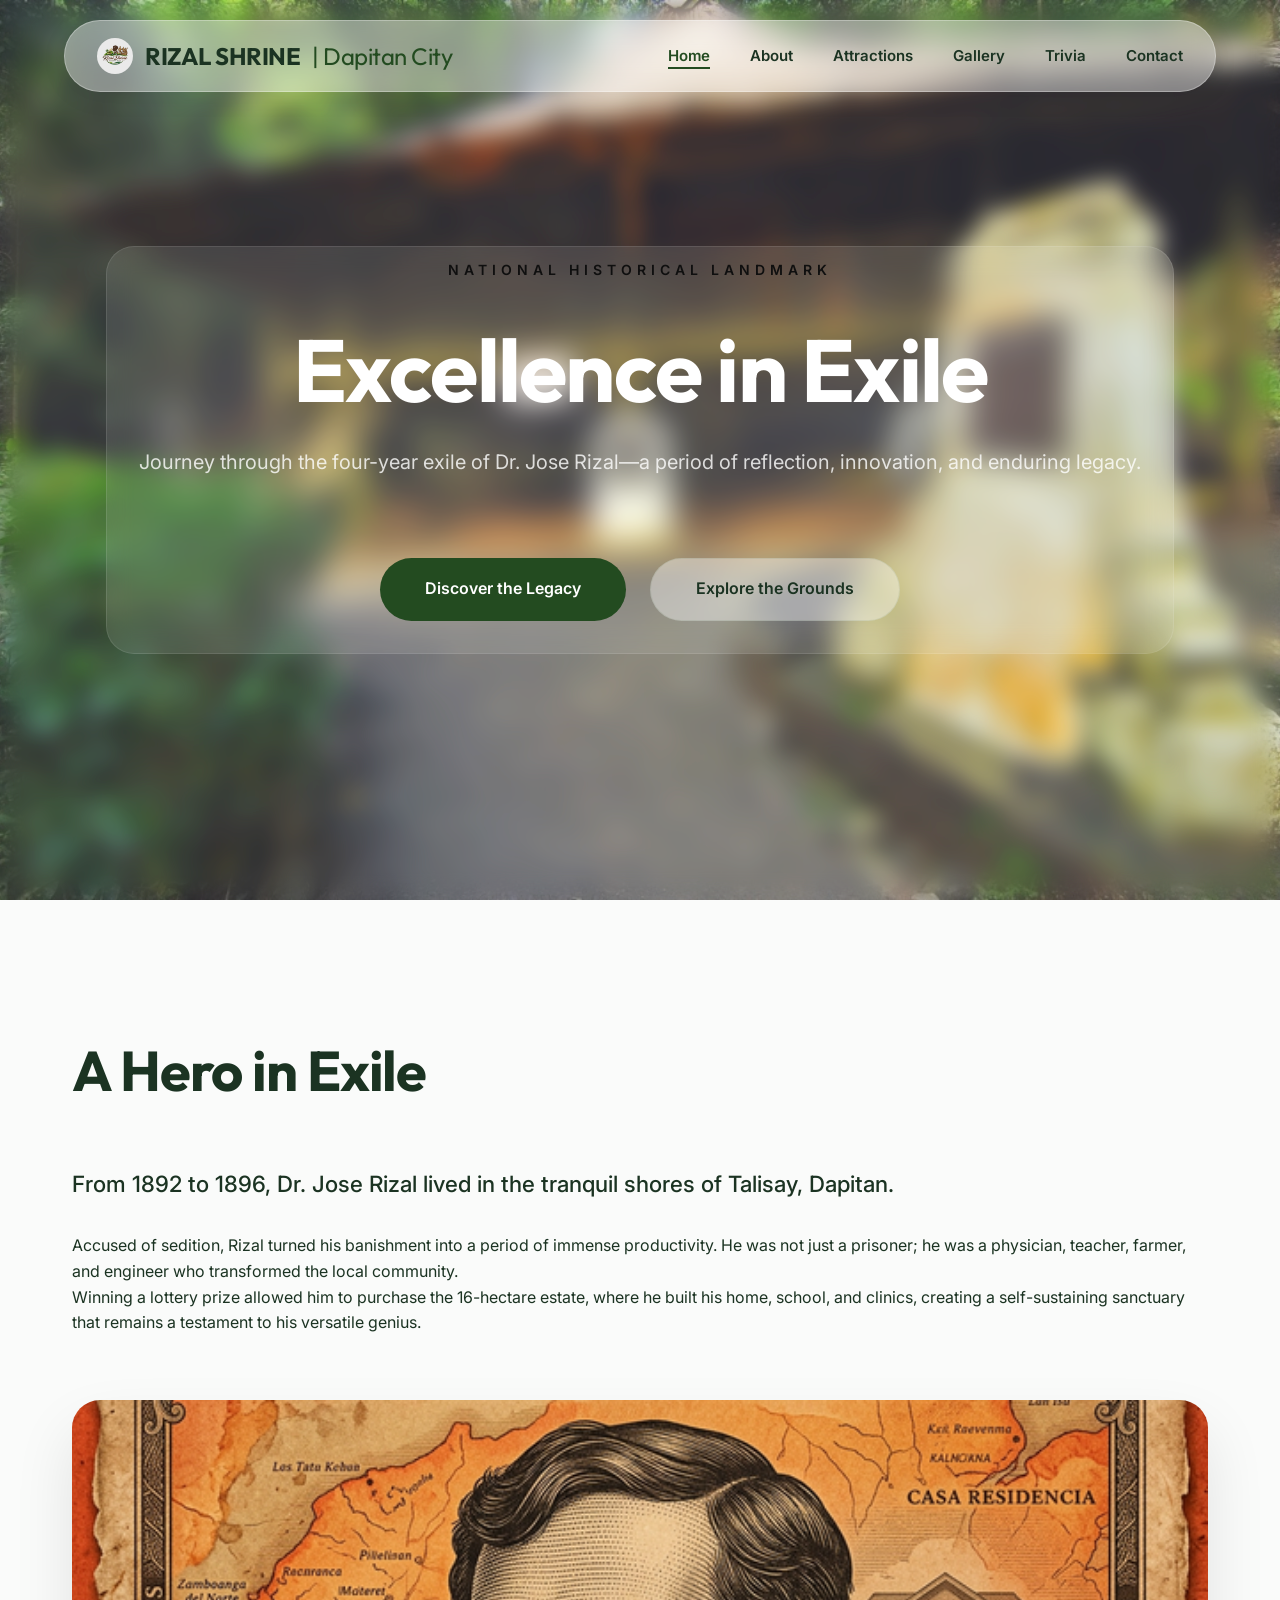
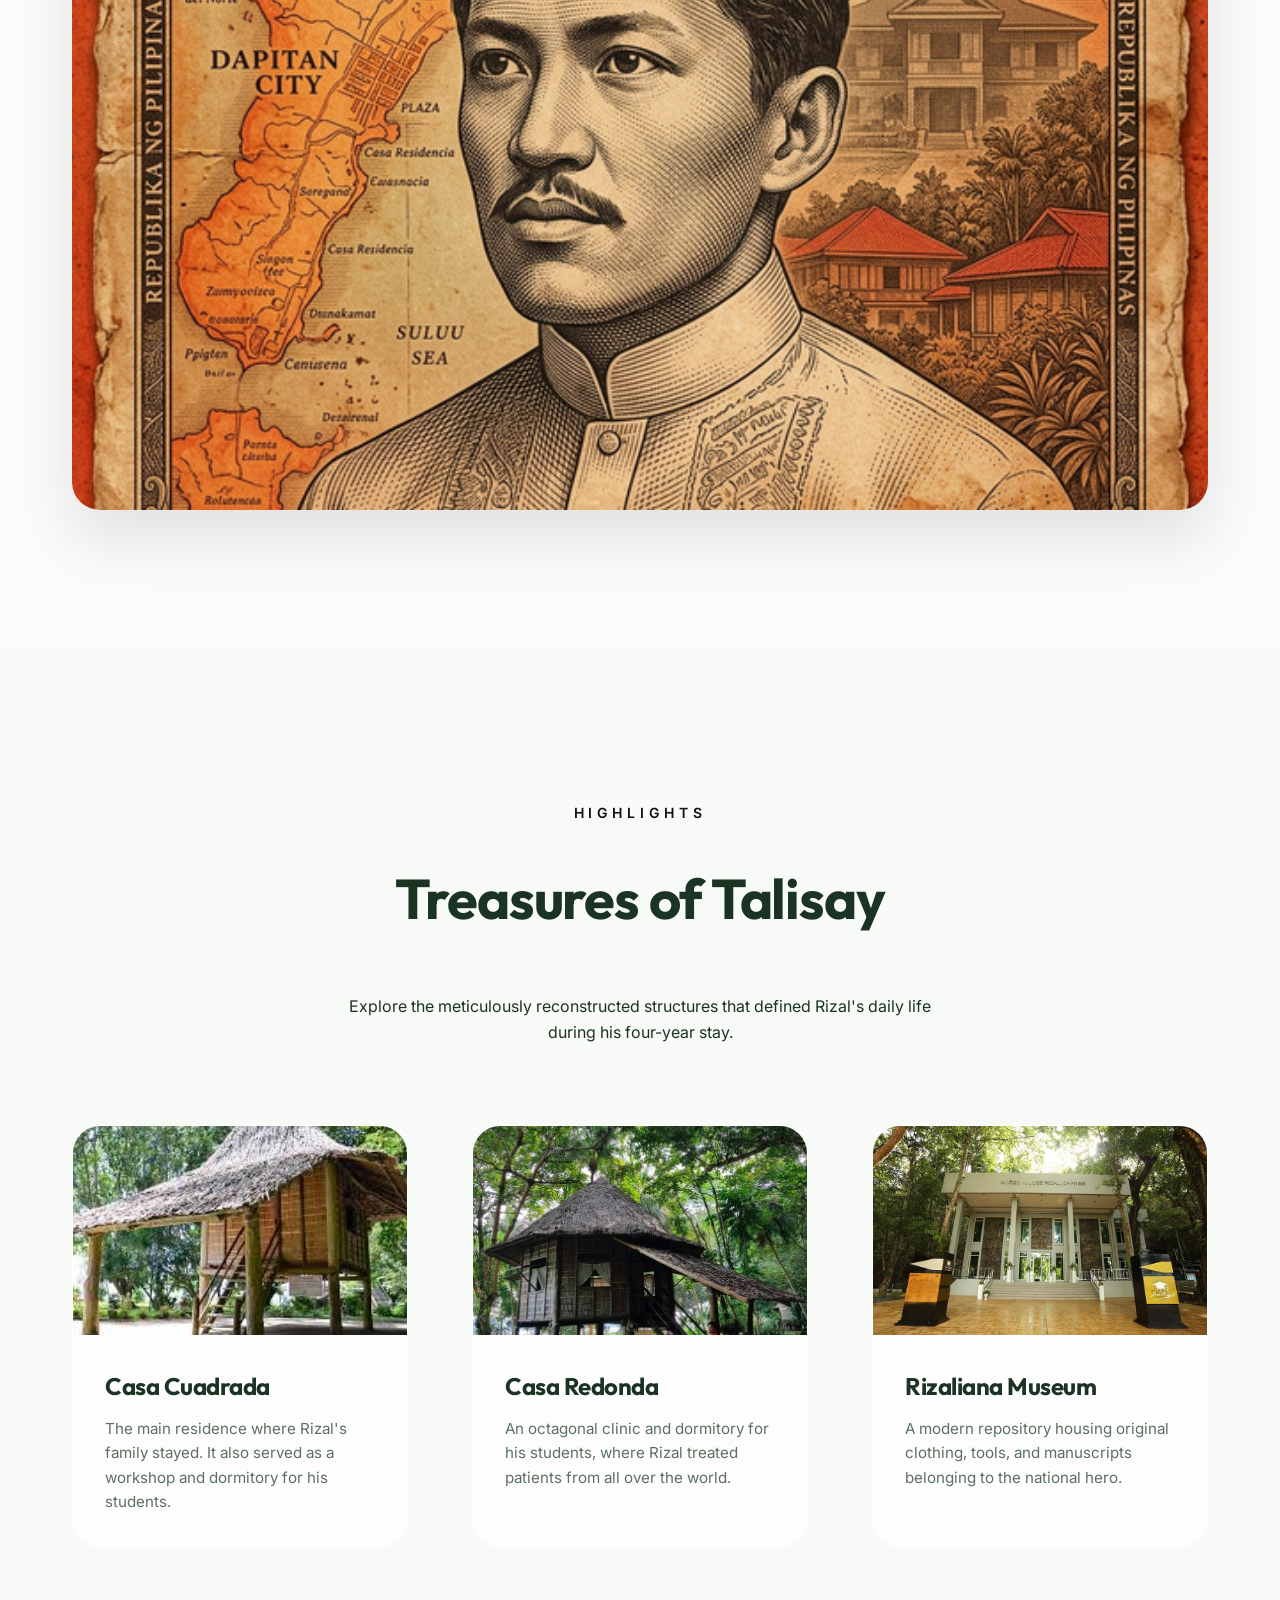
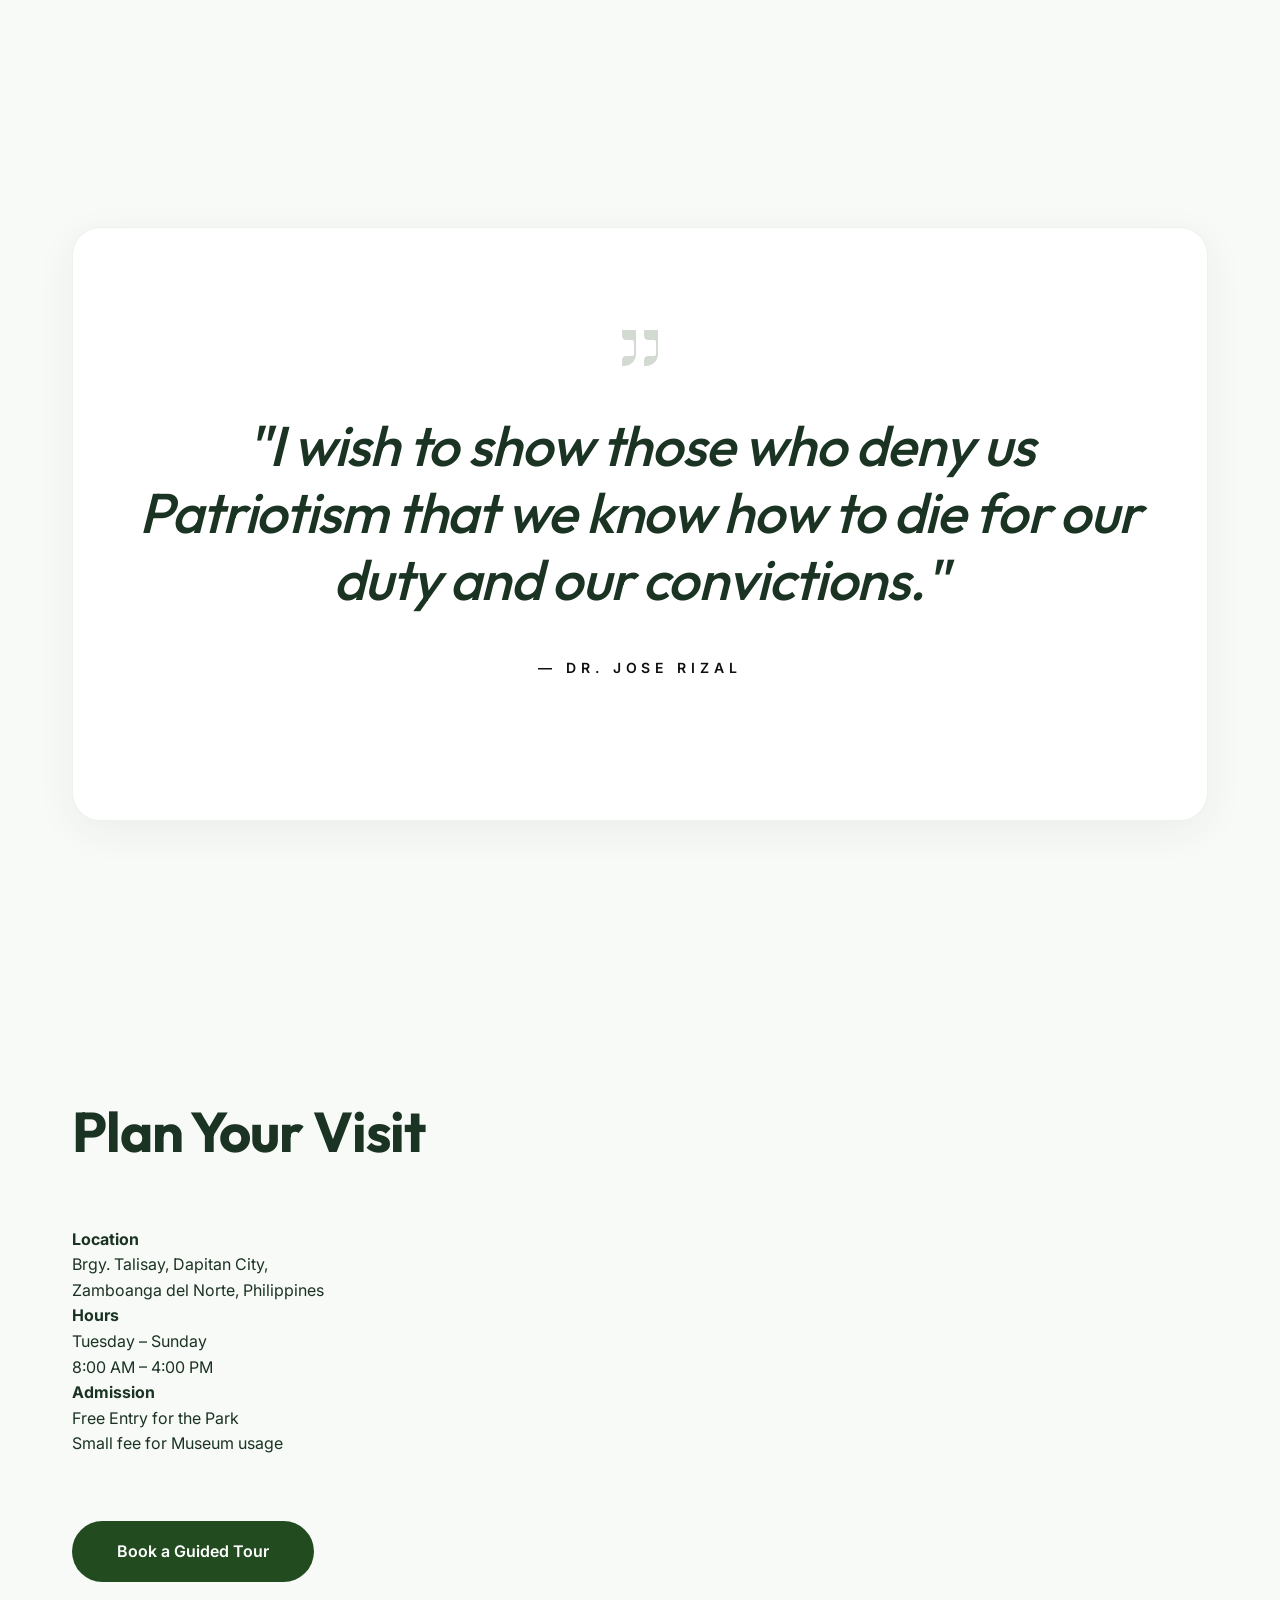
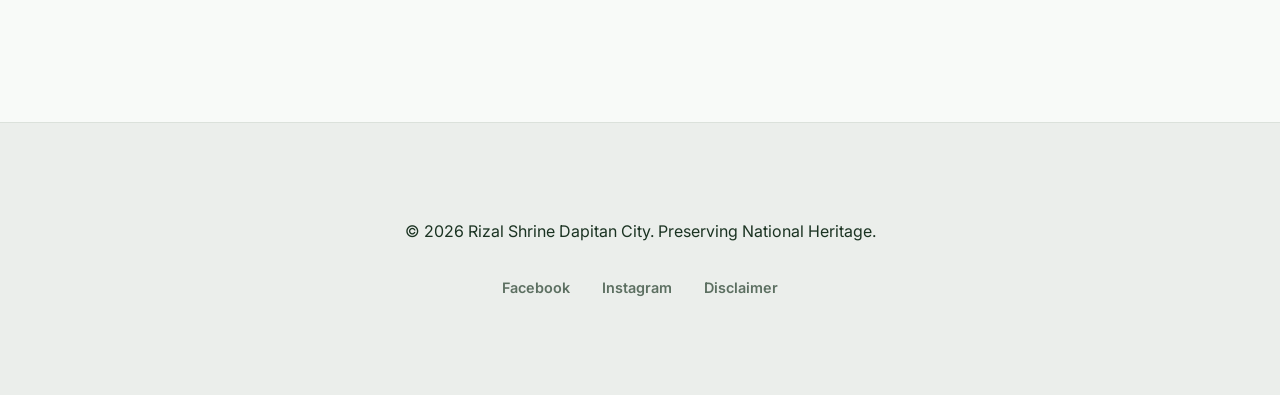
<file: index.html>
<!DOCTYPE html>
<html lang="en">
    
<head>
    <meta charset="UTF-8">
    <meta name="viewport" content="width=device-width, initial-scale=1.0">
    <title>Rizal Shrine | Dapitan City</title>
    <meta name="description"
        content="Explore the historical Rizal Shrine in Dapitan City, the place of exile for Philippine National Hero Dr. Jose Rizal.">
    <!-- Google Fonts -->
    <link rel="preconnect" href="https://fonts.googleapis.com">
    <link rel="preconnect" href="https://fonts.gstatic.com" crossorigin>
    <link href="https://fonts.googleapis.com/css2?family=Inter:wght@400;500;600&family=Outfit:wght@400;600;700&display=swap" rel="stylesheet">
    <link rel="icon" type="image/jpeg" href="images/logo_new.jpg">
    <link rel="stylesheet" href="css/style.css">

    <!-- Open Graph Meta Tags for Messenger Sharing -->
    <meta property="og:title" content="Rizal Shrine | Dapitan City">
    <meta property="og:description" content="Explore the historical sanctuary where Dr. Jose Rizal found excellence in exile.">
    <meta property="og:image" content="images/logo_new.jpg">
    <meta property="og:type" content="website">
</head>

<body>
    <nav class="navbar" id="navbar">
        <div class="container">
            <a href="index.html" class="logo">
                <img src="images/logo_new.jpg" alt="Rizal Shrine Logo" class="nav-logo">
                RIZAL SHRINE<span>| Dapitan City</span>
            </a>
            <ul class="nav-links">
                <li><a href="index.html" class="active">Home</a></li>
                <li><a href="about.html">About</a></li>
                <li><a href="attractions.html">Attractions</a></li>
                <li><a href="gallery.html">Gallery</a></li>
                <li><a href="trivia.html">Trivia</a></li>
                <li><a href="contact.html">Contact</a></li>
            </ul>
            <div class="menu-toggle" id="menu-toggle">
                <span></span>
                <span></span>
                <span></span>
            </div>
        </div>
    </nav>

    <header class="hero" style="background-image: url('images/hero-bg-v2.jpg');">
        <div class="hero-overlay"></div>
        <div class="container hero-content">
            <span class="eyebrow">National Historical Landmark</span>
            <h1>Excellence in Exile</h1>
            <p>Journey through the four-year exile of Dr. Jose Rizal—a period of reflection, innovation, and enduring legacy.</p>
            <div class="hero-actions">
                <a href="about.html" class="btn btn-primary">Discover the Legacy</a>
                <a href="attractions.html" class="btn btn-outline">Explore the Grounds</a>
            </div>
        </div>
    </header>

    <main>
        <section id="history" class="section history">
            <div class="container grid">
                <div class="history-text reveal reveal-left">
                    <h2 class="section-title">A Hero in Exile</h2>
                    <p class="lead">From 1892 to 1896, Dr. Jose Rizal lived in the tranquil shores of Talisay, Dapitan.
                    </p>
                    <p>Accused of sedition, Rizal turned his banishment into a period of immense productivity. He was
                        not just a prisoner; he was a physician, teacher, farmer, and engineer who transformed the local
                        community.</p>
                    <p>Winning a lottery prize allowed him to purchase the 16-hectare estate, where he built his home,
                        school, and clinics, creating a self-sustaining sanctuary that remains a testament to his
                        versatile genius.</p>
                </div>
                <div class="history-visual reveal reveal-right">
                    <div class="image-wrapper">
                        <img src="images/hero-in-exile.png" alt="Dr. Jose Rizal Portrait" class="img-responsive">
                    </div>
                </div>
            </div>
        </section>

        <section id="landmarks" class="section landmarks secondary-bg">
            <div class="container">
                <div class="section-header text-center reveal" style="margin-bottom: 5rem;">
                    <span class="eyebrow">Highlights</span>
                    <h2 class="section-title">Treasures of Talisay</h2>
                    <p style="max-width: 600px; margin: 0 auto;">Explore the meticulously reconstructed structures that defined Rizal's daily life during his four-year stay.</p>
                </div>
                <div class="grid grid-3 stagger">
                    <div class="card">
                        <div class="card-image">
                            <img src="images/casa-cuadrada.jpg" alt="Casa Cuadrada">
                        </div>
                        <div class="card-content">
                            <h3>Casa Cuadrada</h3>
                            <p>The main residence where Rizal's family stayed. It also served as a workshop and dormitory for his students.</p>
                        </div>
                    </div>
                    <div class="card">
                        <div class="card-image">
                            <img src="images/casa-redonda.jpg" alt="Casa Redonda">
                        </div>
                        <div class="card-content">
                            <h3>Casa Redonda</h3>
                            <p>An octagonal clinic and dormitory for his students, where Rizal treated patients from all over the world.</p>
                        </div>
                    </div>
                    <div class="card">
                        <div class="card-image">
                            <img src="images/museum-v2.jpg" alt="Rizaliana Museum">
                        </div>
                        <div class="card-content">
                            <h3>Rizaliana Museum</h3>
                            <p>A modern repository housing original clothing, tools, and manuscripts belonging to the national hero.</p>
                        </div>
                    </div>
                </div>
            </div>
        </section>

        <!-- Legacy Quote -->
        <section class="section">
            <div class="container text-center">
                <div class="glass" style="padding: 6rem 3rem; border-radius: var(--radius);">
                    <svg width="48" height="48" viewBox="0 0 24 24" fill="var(--accent)" style="margin-bottom: 2rem; opacity: 0.2;">
                        <path d="M14.017 21L14.017 18C14.017 16.8954 14.9125 16 16.0171 16H19.0171C19.5694 16 20.0171 15.5523 20.0171 15V9C20.0171 8.44772 19.5694 8 19.0171 8H16.0171C14.9125 8 14.017 7.10457 14.017 6V3L21.0171 3V15C21.0171 18.3137 18.3308 21 15.0171 21H14.017ZM3 21L3 18C3 16.8954 3.89543 16 5 16H8C8.55228 16 9 15.5523 9 15V9C9 8.44772 8.55228 8 8 8H5C3.89543 8 3 7.10457 3 6V3L10 3V15C10 18.3137 7.31371 21 4 21H3Z"/>
                    </svg>
                    <h2 style="font-size: clamp(2rem, 5vw, 3.5rem); font-style: italic; font-weight: 500; color: var(--primary); margin-bottom: 2rem; line-height: 1.2;">"I wish to show those who deny us Patriotism that we know how to die for our duty and our convictions."</h2>
                    <span class="eyebrow">— Dr. Jose Rizal</span>
                </div>
            </div>
        </section>

        <section id="visitor-info" class="section visitor-info">
            <div class="container">
                <div class="info-card">
                    <h2 class="section-title">Plan Your Visit</h2>
                    <div class="info-grid">
                        <div class="info-item">
                            <h4>Location</h4>
                            <p>Brgy. Talisay, Dapitan City,<br>Zamboanga del Norte, Philippines</p>
                        </div>
                        <div class="info-item">
                            <h4>Hours</h4>
                            <p>Tuesday – Sunday<br>8:00 AM – 4:00 PM</p>
                        </div>
                        <div class="info-item">
                            <h4>Admission</h4>
                            <p>Free Entry for the Park<br>Small fee for Museum usage</p>
                        </div>
                    </div>
                    <div class="cta-banner" style="margin-top: 4rem;">
                        <a href="contact.html" class="btn btn-primary">Book a Guided Tour</a>
                    </div>
                </div>
            </div>
        </section>
    </main>

    <footer class="footer">
        <div class="container text-center">
            <p>&copy; 2026 Rizal Shrine Dapitan City. Preserving National Heritage.</p>
            <div class="social-links">
                
                <a href="#">Facebook</a>
                <a href="#">Instagram</a>
                <a href="disclaimer.html">Disclaimer</a>
                
            </div>
        </div>
    </footer>

    <script src="js/script.js"></script>
</body>

</html>
</file>
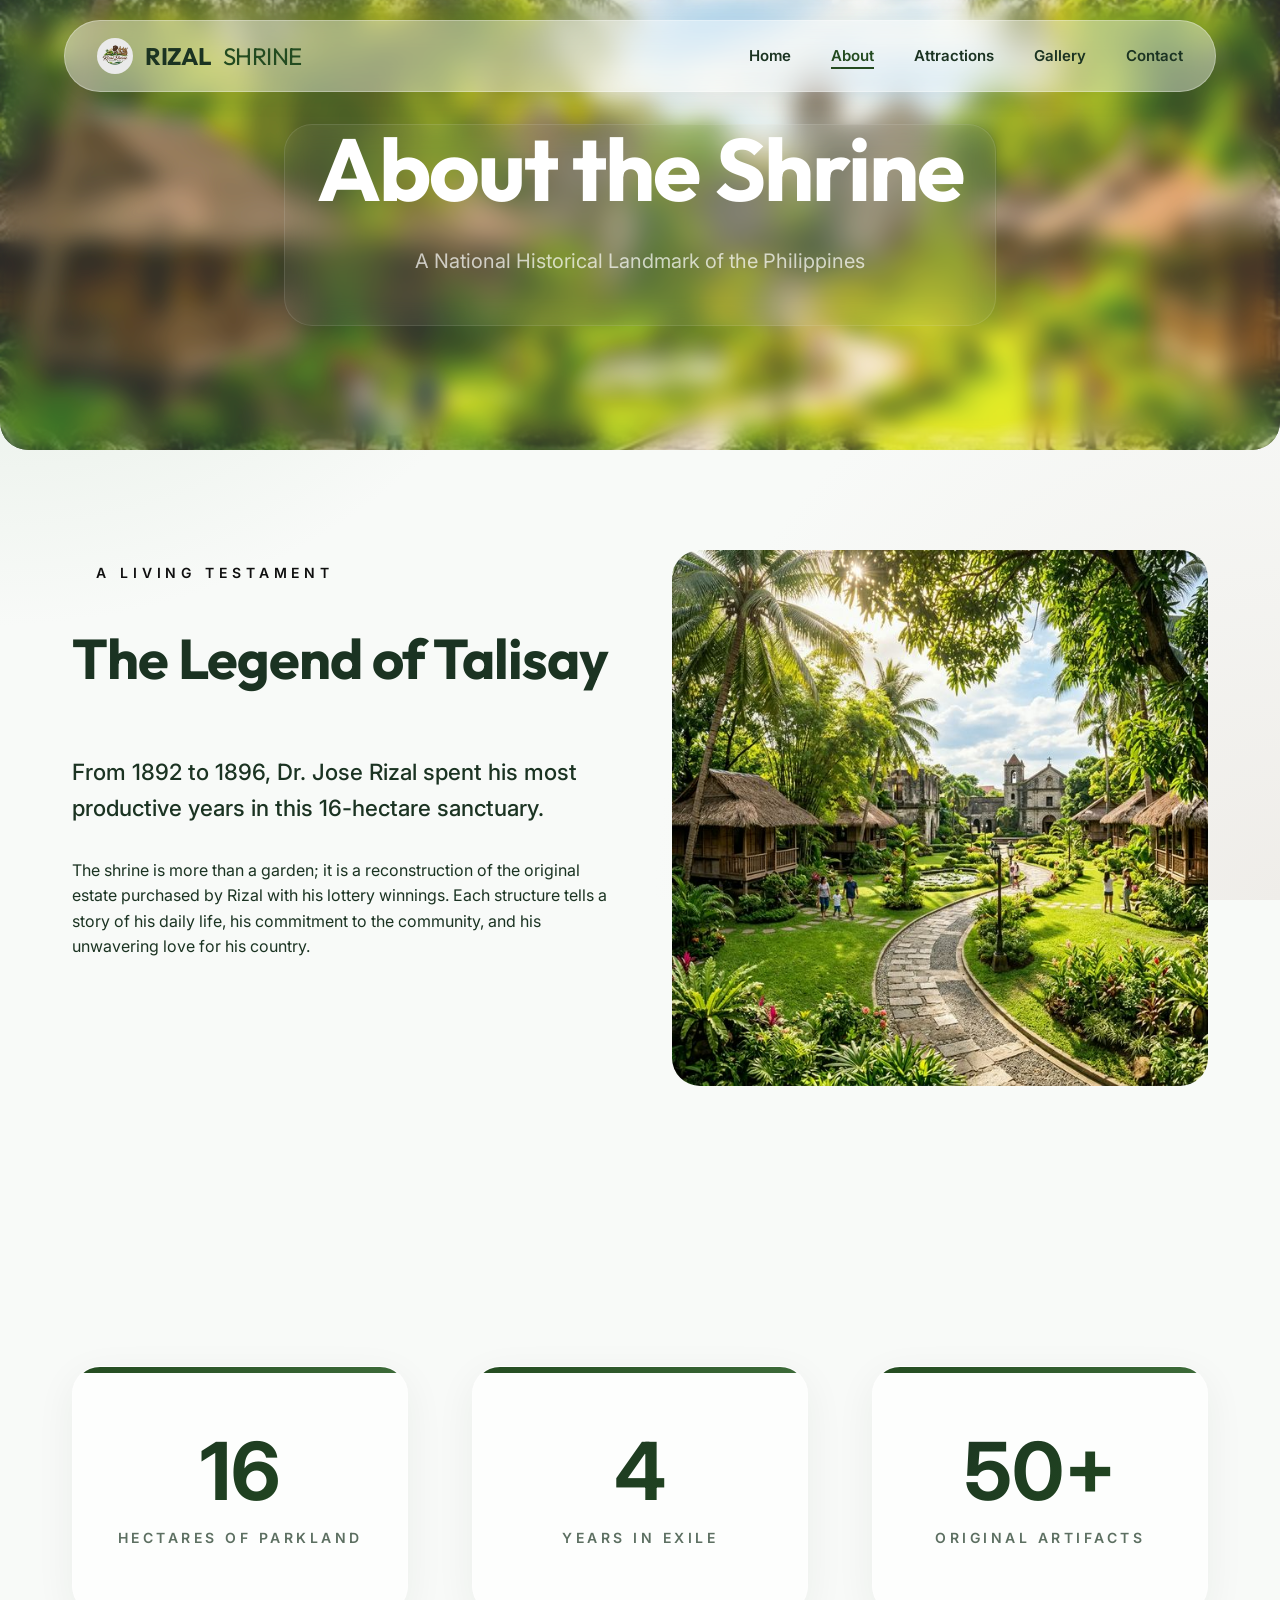
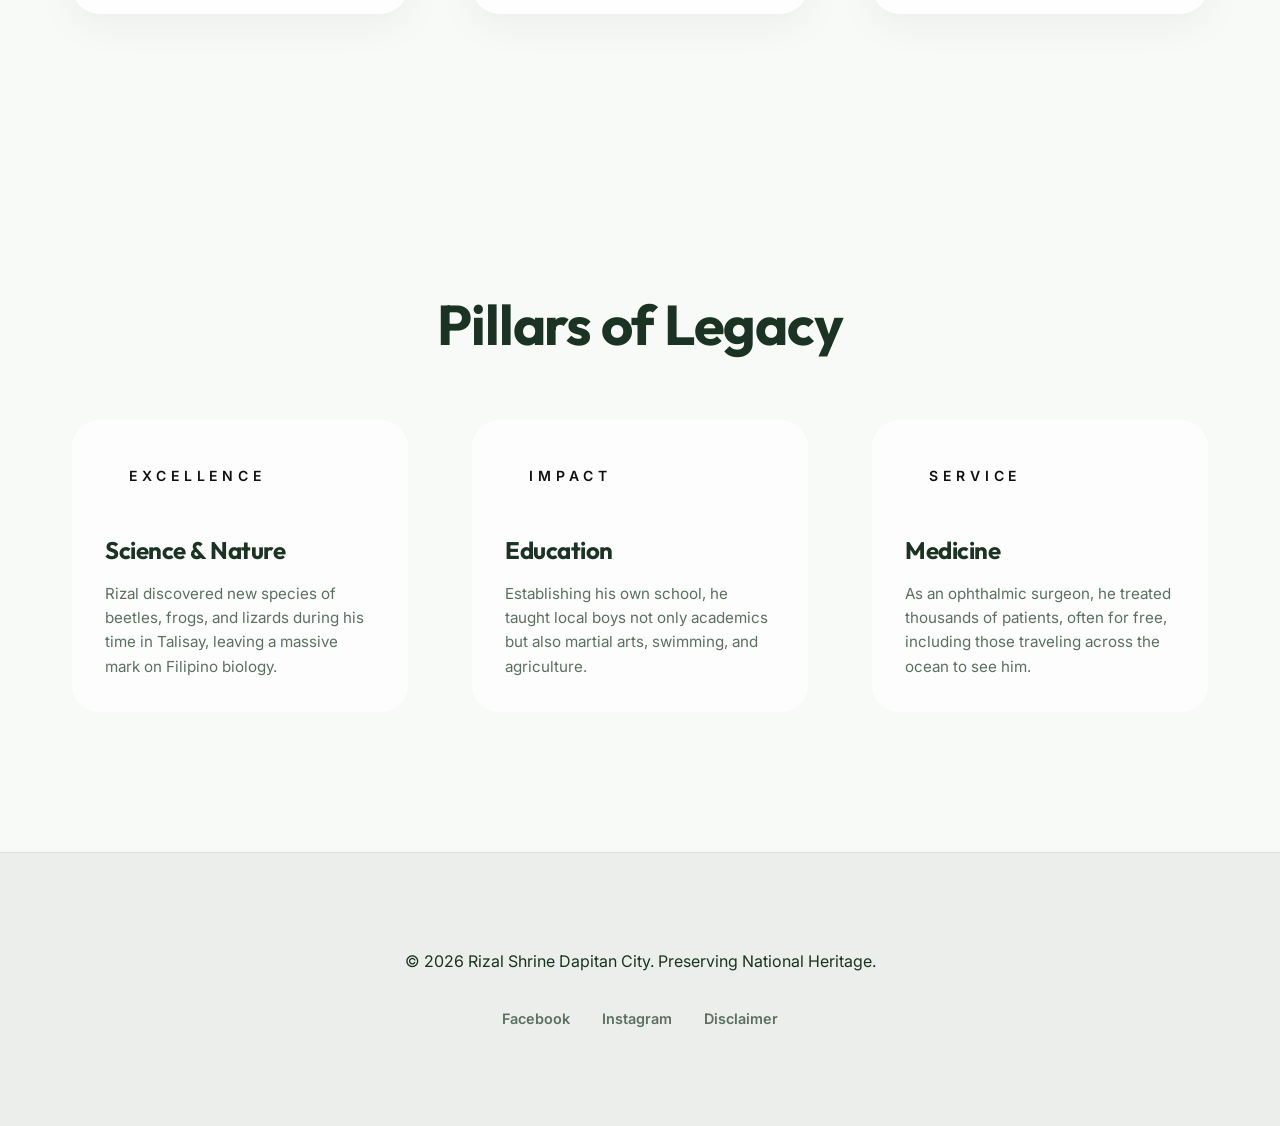
<file: about.html>
<!DOCTYPE html>
<html lang="en">

<head>
    <meta charset="UTF-8">
    <meta name="viewport" content="width=device-width, initial-scale=1.0">
    <title>About | Rizal Shrine Dapitan</title>
    <meta name="description" content="Learn about the history and significance of the Rizal Shrine in Dapitan City.">
    <link rel="preconnect" href="https://fonts.googleapis.com">
    <link rel="preconnect" href="https://fonts.gstatic.com" crossorigin>
    <link href="https://fonts.googleapis.com/css2?family=Inter:wght@400;500;600&family=Outfit:wght@400;600;700&display=swap" rel="stylesheet">
    <link rel="icon" type="image/jpeg" href="images/logo_new.jpg">
    <link rel="stylesheet" href="css/style.css">
</head>

<body>
    <nav class="navbar" id="navbar">
        <div class="container">
            <a href="index.html" class="logo">
                <img src="images/logo_new.jpg" alt="Rizal Shrine Logo" class="nav-logo">
                RIZAL <span>SHRINE</span>
            </a>
            <ul class="nav-links">
                <li><a href="index.html">Home</a></li>
                <li><a href="about.html" class="active">About</a></li>
                <li><a href="attractions.html">Attractions</a></li>
                <li><a href="gallery.html">Gallery</a></li>
                <li><a href="contact.html">Contact</a></li>
            </ul>
        </div>
    </nav>

    <header class="hero hero-small" style="background-image: url('images/grounds.png');">
        <div class="hero-overlay"></div>
        <div class="container hero-content">
            <h1>About the Shrine</h1>
            <p>A National Historical Landmark of the Philippines</p>
        </div>
    </header>

    <main>
        <section class="section">
            <div class="container">
                <div class="grid grid-2">
                    <div class="about-text reveal reveal-left">
                        <span class="eyebrow">A Living Testament</span>
                        <h2 class="section-title">The Legend of Talisay</h2>
                        <p class="lead">From 1892 to 1896, Dr. Jose Rizal spent his most productive years in this 16-hectare sanctuary.</p>
                        <p>The shrine is more than a garden; it is a reconstruction of the original estate purchased by Rizal with his lottery winnings. Each structure tells a story of his daily life, his commitment to the community, and his unwavering love for his country.</p>
                    </div>
                    <div class="about-visual reveal reveal-right">
                        <img src="images/grounds.png" alt="Rizal Shrine Grounds" class="img-responsive rounded shadow">
                    </div>
                </div>
            </div>
        </section>

        <!-- Stats Dashboard -->
        <section class="section secondary-bg">
            <div class="container">
                <div class="grid grid-3 stagger">
                    <div class="stat-card text-center">
                        <span class="stat-number">16</span>
                        <p class="stat-label">Hectares of Parkland</p>
                    </div>
                    <div class="stat-card text-center">
                        <span class="stat-number">4</span>
                        <p class="stat-label">Years in Exile</p>
                    </div>
                    <div class="stat-card text-center">
                        <span class="stat-number">50+</span>
                        <p class="stat-label">Original Artifacts</p>
                    </div>
                </div>
            </div>
        </section>

        <!-- Legacy Pillars -->
        <section class="section">
            <div class="container">
                <h2 class="section-title text-center reveal reveal-up">Pillars of Legacy</h2>
                <div class="grid grid-3 stagger">
                    <div class="card">
                        <div class="card-content">
                            <span class="eyebrow">Excellence</span>
                            <h3>Science & Nature</h3>
                            <p>Rizal discovered new species of beetles, frogs, and lizards during his time in Talisay, leaving a massive mark on Filipino biology.</p>
                        </div>
                    </div>
                    <div class="card">
                        <div class="card-content">
                            <span class="eyebrow">Impact</span>
                            <h3>Education</h3>
                            <p>Establishing his own school, he taught local boys not only academics but also martial arts, swimming, and agriculture.</p>
                        </div>
                    </div>
                    <div class="card">
                        <div class="card-content">
                            <span class="eyebrow">Service</span>
                            <h3>Medicine</h3>
                            <p>As an ophthalmic surgeon, he treated thousands of patients, often for free, including those traveling across the ocean to see him.</p>
                        </div>
                    </div>
                </div>
            </div>
        </section>
    </main>

    <footer class="footer">
        <div class="container text-center">
            <p>&copy; 2026 Rizal Shrine Dapitan City. Preserving National Heritage.</p>
            <div class="social-links">
                
                <a href="#">Facebook</a>
                <a href="#">Instagram</a>
                <a href="disclaimer.html">Disclaimer</a>
                
            </div>
        </div>
    </footer>

    <script src="js/script.js"></script>
</body>

</html>
</file>
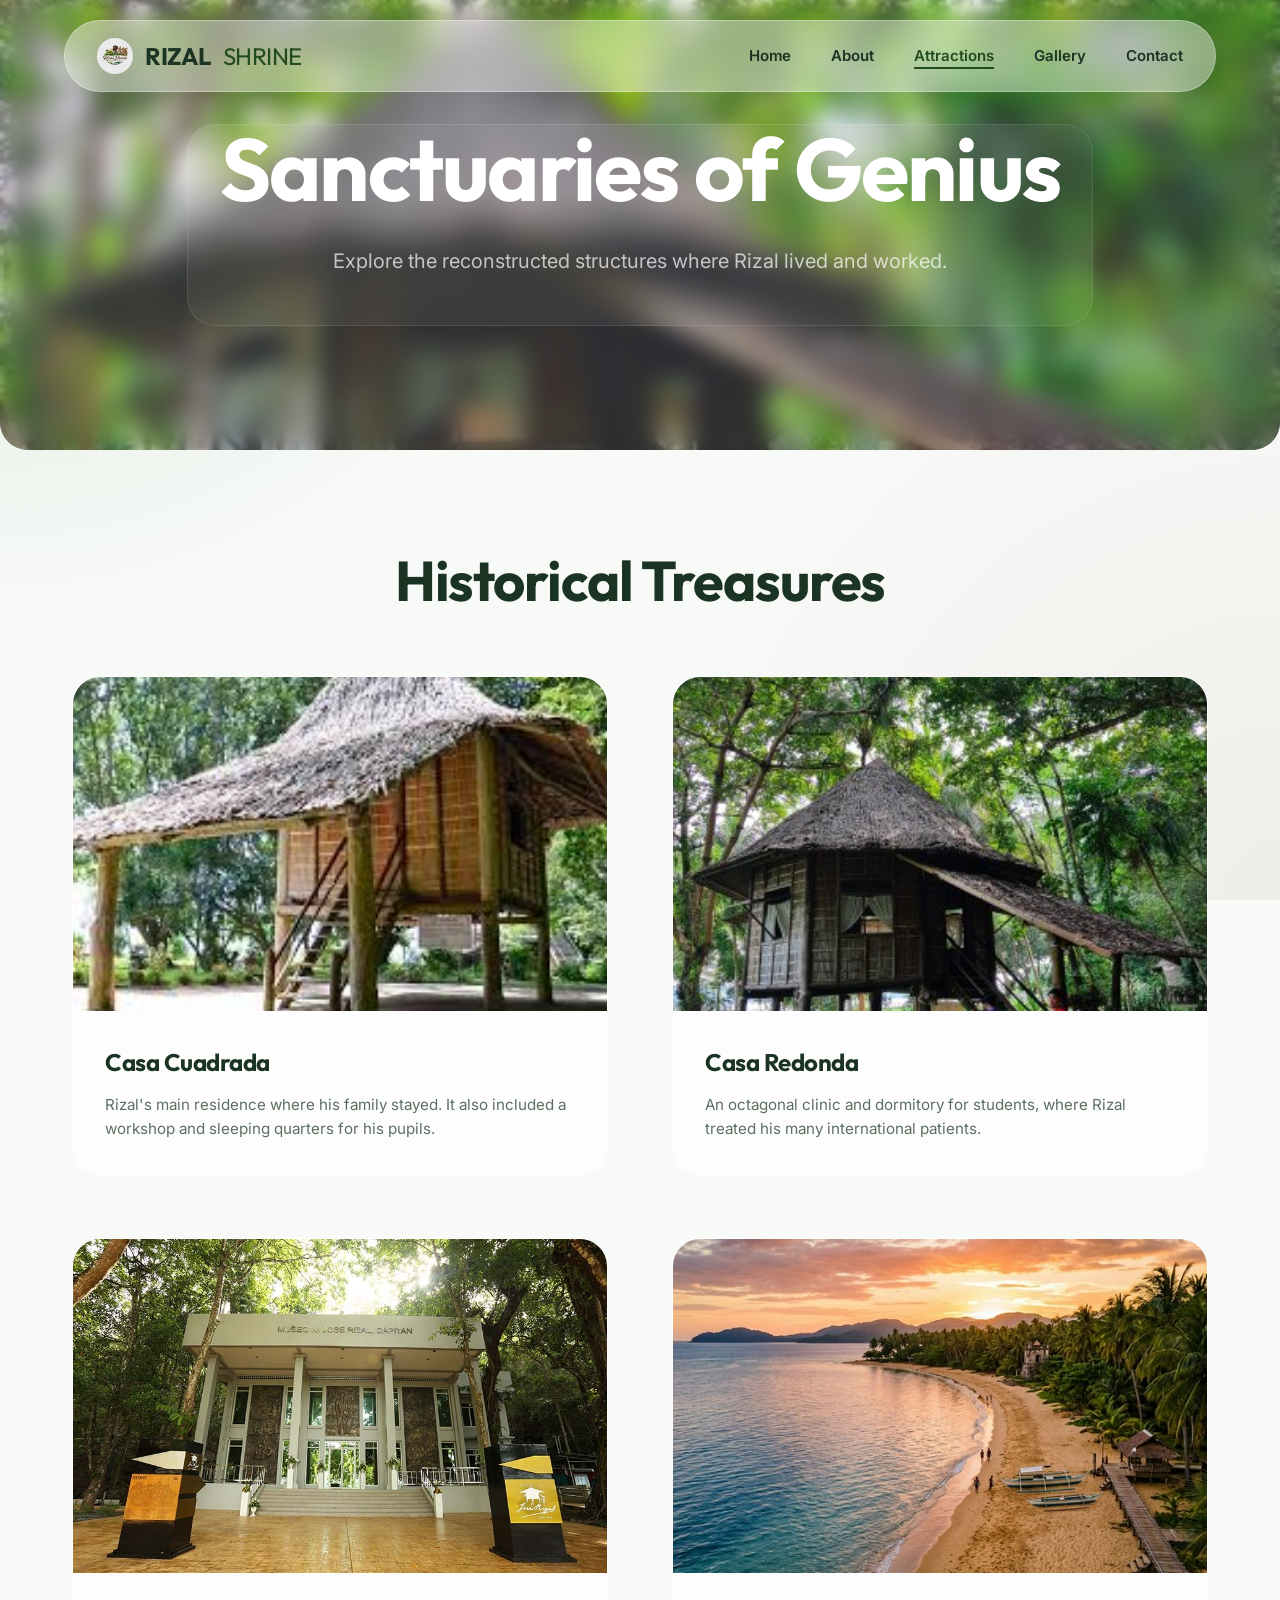
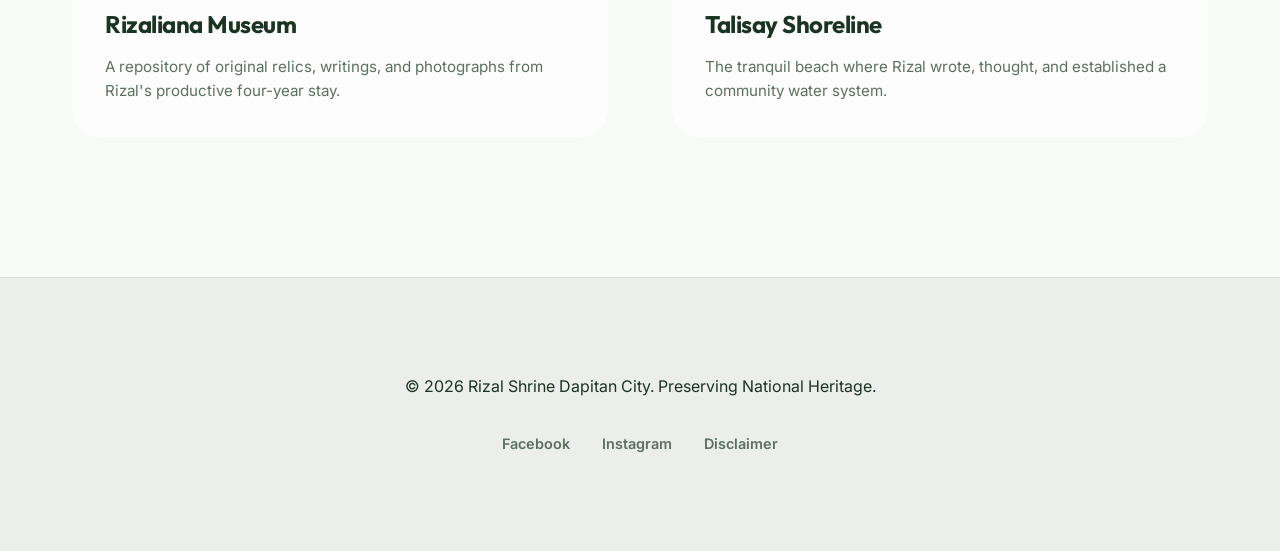
<file: attractions.html>
<!DOCTYPE html>
<html lang="en">

<head>
    <meta charset="UTF-8">
    <meta name="viewport" content="width=device-width, initial-scale=1.0">
    <title>Attractions | Rizal Shrine Dapitan</title>
    <link rel="preconnect" href="https://fonts.googleapis.com">
    <link rel="preconnect" href="https://fonts.gstatic.com" crossorigin>
    <link href="https://fonts.googleapis.com/css2?family=Inter:wght@400;500;600&family=Outfit:wght@400;600;700&display=swap" rel="stylesheet">
    <link rel="icon" type="image/jpeg" href="images/logo_new.jpg">
    <link rel="stylesheet" href="css/style.css">
</head>

<body>
    <nav class="navbar" id="navbar">
        <div class="container">
            <a href="index.html" class="logo">
                <img src="images/logo_new.jpg" alt="Rizal Shrine Logo" class="nav-logo">
                RIZAL <span>SHRINE</span>
            </a>
            <ul class="nav-links">
                <li><a href="index.html">Home</a></li>
                <li><a href="about.html">About</a></li>
                <li><a href="attractions.html" class="active">Attractions</a></li>
                <li><a href="gallery.html">Gallery</a></li>
                <li><a href="contact.html">Contact</a></li>
            </ul>
        </div>
    </nav>

    <header class="hero hero-small" style="background-image: url('images/casa-redonda.jpg');">
        <div class="hero-overlay"></div>
        <div class="container hero-content">
            <h1>Sanctuaries of Genius</h1>
            <p>Explore the reconstructed structures where Rizal lived and worked.</p>
        </div>
    </header>

    <main>
        <section class="section attractions">
            <div class="container">
                <h2 class="section-title text-center reveal reveal-up">Historical Treasures</h2>
                <div class="grid grid-2 stagger">
                    <div class="card">
                        <div class="card-image">
                            <img src="images/casa-cuadrada.jpg" alt="Casa Cuadrada">
                        </div>
                        <div class="card-content">
                            <h3>Casa Cuadrada</h3>
                            <p>Rizal's main residence where his family stayed. It also included a workshop and sleeping quarters for his pupils.</p>
                        </div>
                    </div>
                    <div class="card">
                        <div class="card-image">
                            <img src="images/casa-redonda.jpg" alt="Casa Redonda">
                        </div>
                        <div class="card-content">
                            <h3>Casa Redonda</h3>
                            <p>An octagonal clinic and dormitory for students, where Rizal treated his many international patients.</p>
                        </div>
                    </div>
                    <div class="card">
                        <div class="card-image">
                            <img src="images/museum-v2.jpg" alt="Rizaliana Museum">
                        </div>
                        <div class="card-content">
                            <h3>Rizaliana Museum</h3>
                            <p>A repository of original relics, writings, and photographs from Rizal's productive four-year stay.</p>
                        </div>
                    </div>
                     <div class="card">
                        <div class="card-image">
                            <img src="images/beach.png" alt="Dapitan Beach">
                        </div>
                        <div class="card-content">
                            <h3>Talisay Shoreline</h3>
                            <p>The tranquil beach where Rizal wrote, thought, and established a community water system.</p>
                        </div>
                    </div>
                </div>
            </div>
        </section>
    </main>

    <footer class="footer">
        <div class="container text-center">
            <p>&copy; 2026 Rizal Shrine Dapitan City. Preserving National Heritage.</p>
            <div class="social-links">
                
                <a href="#">Facebook</a>
                <a href="#">Instagram</a>
                <a href="disclaimer.html">Disclaimer</a>
                
            </div>
        </div>
    </footer>

    <script src="js/script.js"></script>
</body>

</html>
</file>
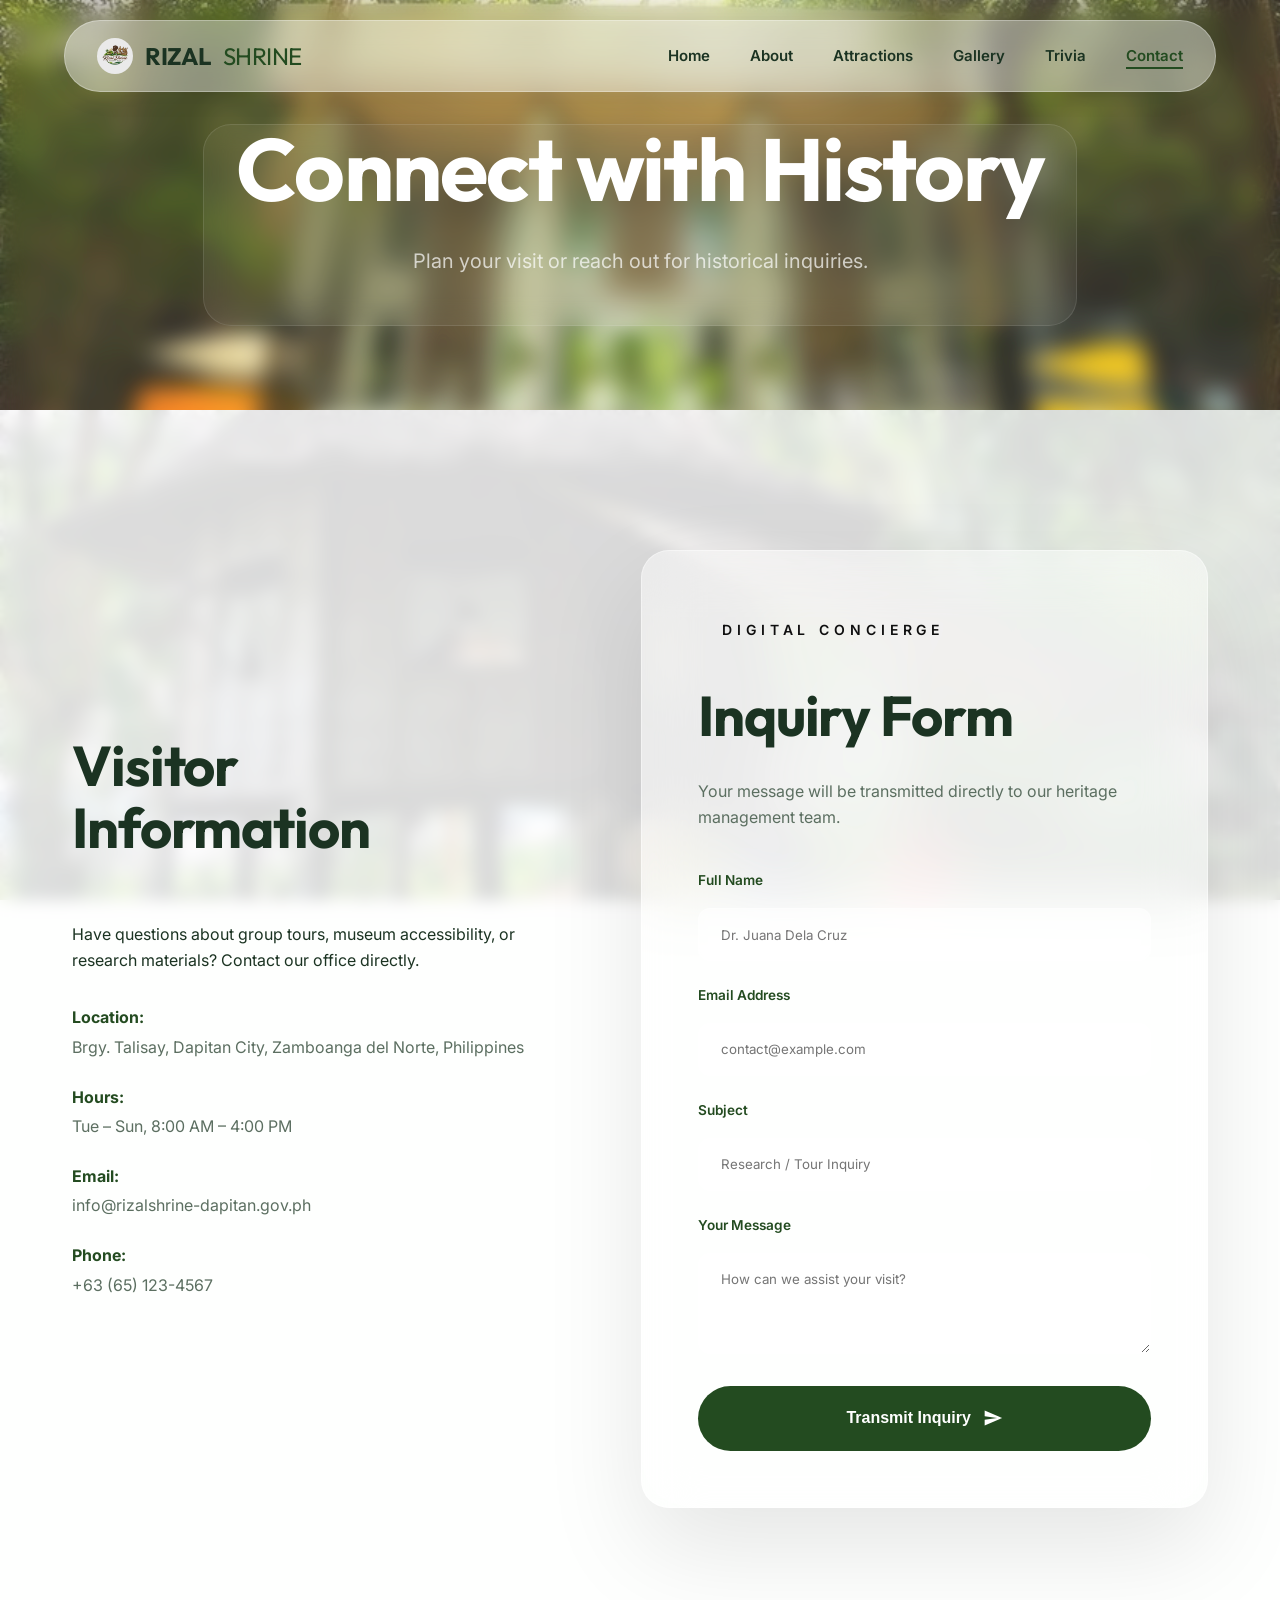
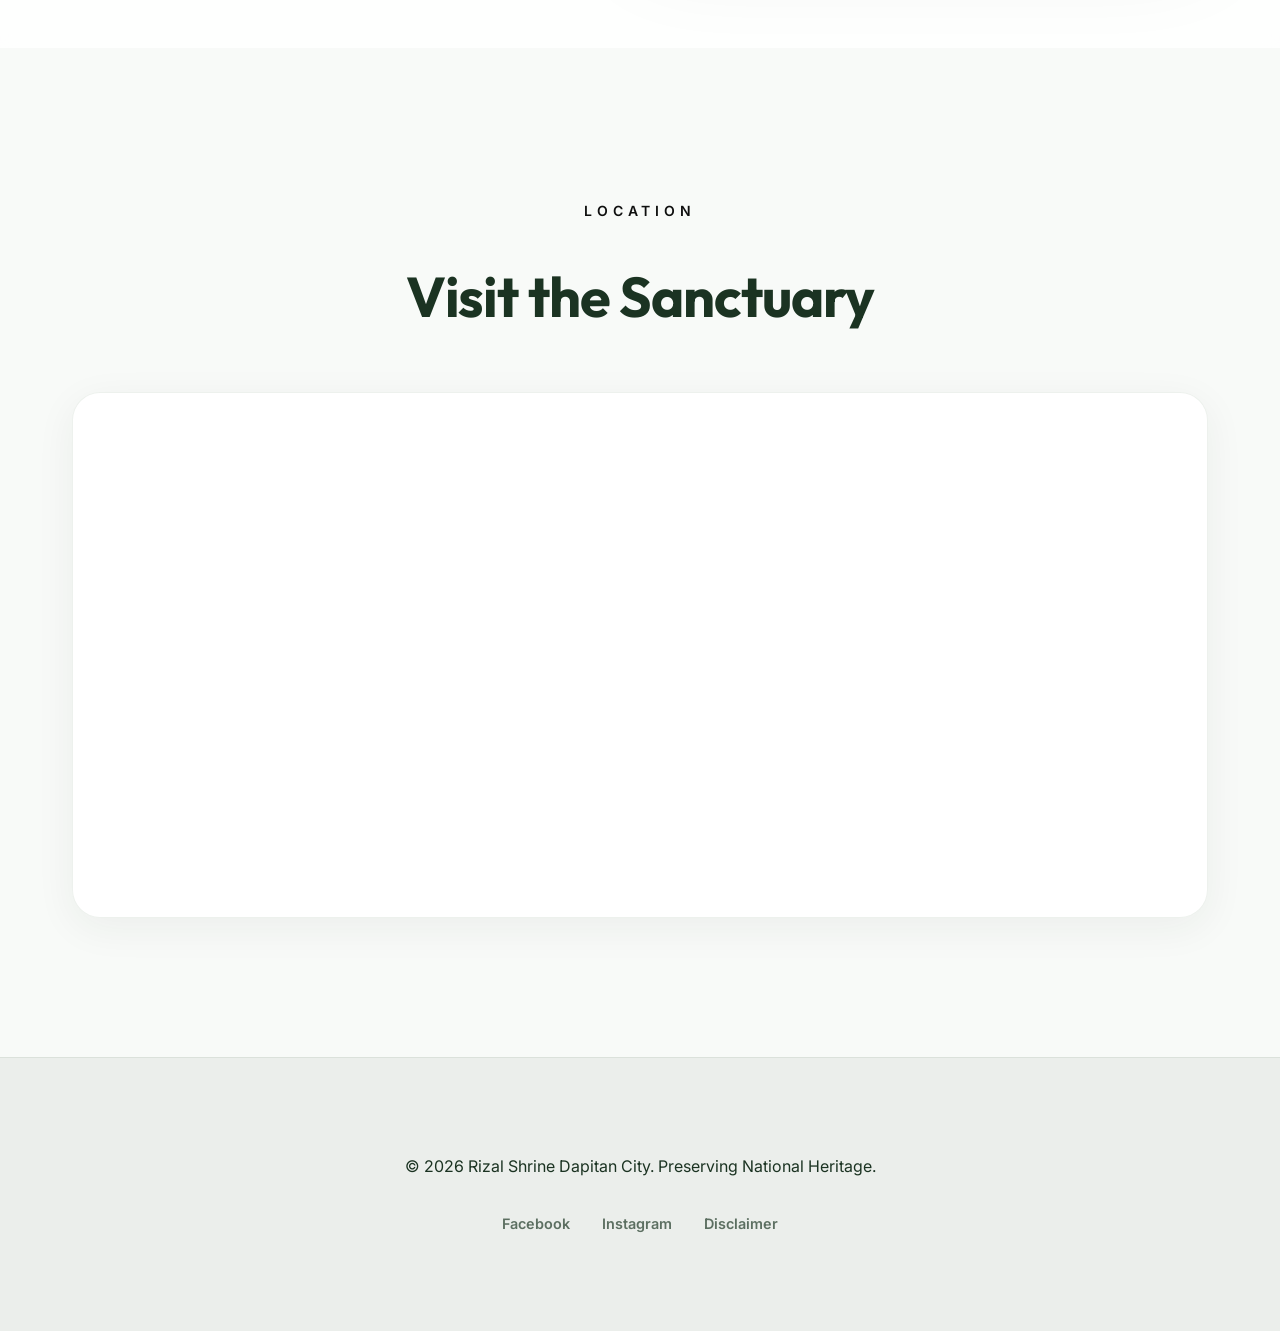
<file: contact.html>
<!DOCTYPE html>
<html lang="en">

<head>
    <meta charset="UTF-8">
    <meta name="viewport" content="width=device-width, initial-scale=1.0">
    <title>Contact | Rizal Shrine Dapitan</title>
    <link rel="preconnect" href="https://fonts.googleapis.com">
    <link rel="preconnect" href="https://fonts.gstatic.com" crossorigin>
    <link href="https://fonts.googleapis.com/css2?family=Inter:wght@400;500;600&family=Outfit:wght@400;600;700&display=swap" rel="stylesheet">
    <link rel="icon" type="image/jpeg" href="images/logo_new.jpg">
    <link rel="stylesheet" href="css/style.css">

</head>

<body>
    <nav class="navbar" id="navbar">
        <div class="container">
            <a href="index.html" class="logo">
                <img src="images/logo_new.jpg" alt="Rizal Shrine Logo" class="nav-logo">
                RIZAL <span>SHRINE</span>
            </a>
            <ul class="nav-links">
                <li><a href="index.html">Home</a></li>
                <li><a href="about.html">About</a></li>
                <li><a href="attractions.html">Attractions</a></li>
                <li><a href="gallery.html">Gallery</a></li>
                <li><a href="trivia.html">Trivia</a></li>
                <li><a href="contact.html" class="active">Contact</a></li>
            </ul>
        </div>
    </nav>

    <header class="hero hero-small" style="background-image: url('images/museum-v2.jpg');">
        <div class="hero-overlay"></div>
        <div class="container hero-content">
            <h1>Connect with History</h1>
            <p>Plan your visit or reach out for historical inquiries.</p>
        </div>
    </header>

    <main>
        <section class="contact-section" style="background-image: url('images/casa-redonda.jpg');">
            <div class="hero-overlay" style="background: rgba(255, 255, 255, 0.85); backdrop-filter: blur(8px);"></div>
            <div class="container contact-container">
                <div class="contact-info reveal reveal-left">
                    <h2 class="section-title">Visitor Information</h2>
                    <p>Have questions about group tours, museum accessibility, or research materials? Contact our office directly.</p>
                    <ul class="contact-info-list" style="margin-top: 2rem; list-style: none;">
                        <li style="margin-bottom: 1.5rem;">
                            <span style="font-weight: 700; color: var(--accent); display: block; margin-bottom: 0.25rem;">Location:</span>
                            <div style="color: var(--text-muted);">Brgy. Talisay, Dapitan City, Zamboanga del Norte, Philippines</div>
                        </li>
                        <li style="margin-bottom: 1.5rem;">
                            <span style="font-weight: 700; color: var(--accent); display: block; margin-bottom: 0.25rem;">Hours:</span>
                            <div style="color: var(--text-muted);">Tue – Sun, 8:00 AM – 4:00 PM</div>
                        </li>
                        <li style="margin-bottom: 1.5rem;">
                            <span style="font-weight: 700; color: var(--accent); display: block; margin-bottom: 0.25rem;">Email:</span>
                            <div style="color: var(--text-muted);">info@rizalshrine-dapitan.gov.ph</div>
                        </li>
                        <li style="margin-bottom: 1.5rem;">
                            <span style="font-weight: 700; color: var(--accent); display: block; margin-bottom: 0.25rem;">Phone:</span>
                            <div style="color: var(--text-muted);">+63 (65) 123-4567</div>
                        </li>
                    </ul>
                </div>
                <div class="contact-form glass reveal reveal-right">
                    <span class="eyebrow">Digital Concierge</span>
                    <h2 class="section-title" style="margin-bottom: 2rem;">Inquiry Form</h2>
                    <p style="margin-bottom: 2.5rem; color: var(--text-muted);">Your message will be transmitted directly to our heritage management team.</p>
                    <form id="contactForm" action="https://formspree.io/f/mpqyerqd" method="POST">
                        <div class="form-group" style="margin-bottom: 1.5rem;">
                            <label for="name" style="font-weight: 600; font-size: 0.85rem; color: var(--accent);">Full Name</label>
                            <input type="text" id="name" name="name" required placeholder="Dr. Juana Dela Cruz" style="margin-top: 0.5rem; width: 100%;">
                        </div>
                        <div class="form-group" style="margin-bottom: 1.5rem;">
                            <label for="email" style="font-weight: 600; font-size: 0.85rem; color: var(--accent);">Email Address</label>
                            <input type="email" id="email" name="_replyto" required placeholder="contact@example.com" style="margin-top: 0.5rem; width: 100%;">
                        </div>
                        <div class="form-group" style="margin-bottom: 1.5rem;">
                            <label for="subject" style="font-weight: 600; font-size: 0.85rem; color: var(--accent);">Subject</label>
                            <input type="text" id="subject" name="subject" required placeholder="Research / Tour Inquiry" style="margin-top: 0.5rem; width: 100%;">
                        </div>
                        <div class="form-group" style="margin-bottom: 2rem;">
                            <label for="message" style="font-weight: 600; font-size: 0.85rem; color: var(--accent);">Your Message</label>
                            <textarea id="message" name="message" rows="4" required placeholder="How can we assist your visit?" style="margin-top: 0.5rem; width: 100%;"></textarea>
                        </div>
                        <!-- Hidden field to specify recipient if using a service or just as metadata -->
                        <input type="hidden" name="_to" value="rizalshrine7101@gmail.com">
                        <button type="submit" class="btn btn-primary" style="width: 100%; justify-content: center; padding: 1.4rem;">
                            Transmit Inquiry
                            <svg width="20" height="20" viewBox="0 0 24 24" fill="currentColor">
                                <path d="M2.01 21L23 12 2.01 3 2 10l15 2-15 2z"/>
                            </svg>
                        </button>
                    </form>
                </div>
            </div>
        </section>

        <!-- Interactive Map Section -->
        <section class="section map-section reveal">
            <div class="container">
                <div class="section-header text-center" style="margin-bottom: 3rem;">
                    <span class="eyebrow">Location</span>
                    <h2 class="section-title">Visit the Sanctuary</h2>
                </div>
                <div class="map-card glass" style="overflow: hidden; padding: 0.5rem; border-radius: var(--radius);">
                    <iframe 
                        src="https://www.google.com/maps/embed?pb=!1m18!1m12!1m3!1d3941.5658760087113!2d123.3644265!3d8.6471415!2m3!1f0!2f0!3f0!3m2!1i1024!2i768!4f13.1!3m3!1m2!1s0x3253b70742f5379d%3A0xe781d39999661f00!2sRizal%20Shrine!5e0!3m2!1sen!2sph!4v1711110000000!5m2!1sen!2sph" 
                        width="100%" 
                        height="500" 
                        style="border:0; border-radius: calc(var(--radius) - 0.5rem); filter: grayscale(20%) contrast(110%);" 
                        allowfullscreen="" 
                        loading="lazy" 
                        referrerpolicy="no-referrer-when-downgrade">
                    </iframe>
                </div>
            </div>
        </section>
    </main>

    <footer class="footer">
        <div class="container text-center">
            <p>&copy; 2026 Rizal Shrine Dapitan City. Preserving National Heritage.</p>
            <div class="social-links">
                
                <a href="#">Facebook</a>
                <a href="#">Instagram</a>
                <a href="disclaimer.html">Disclaimer</a>
                
            </div>
        </div>
    </footer>

    <script src="js/script.js"></script>

</body>

</html>
</file>
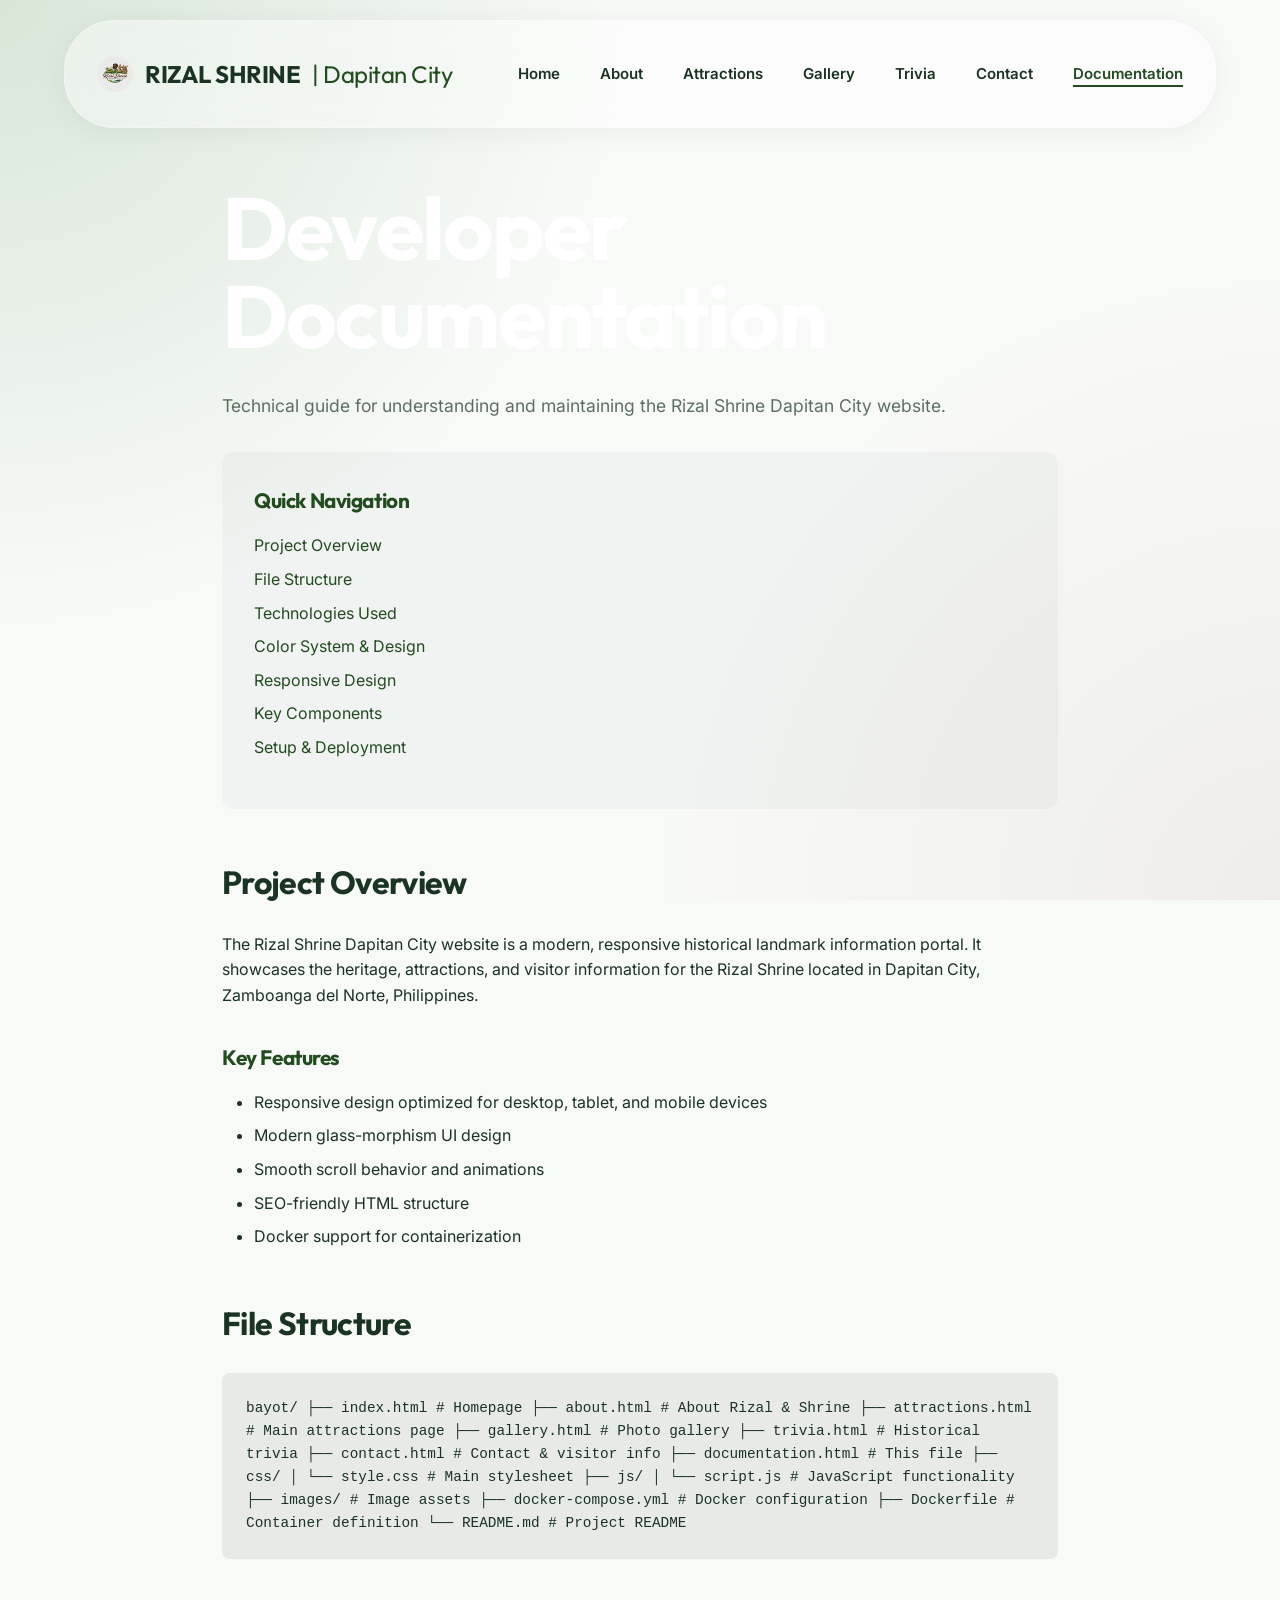
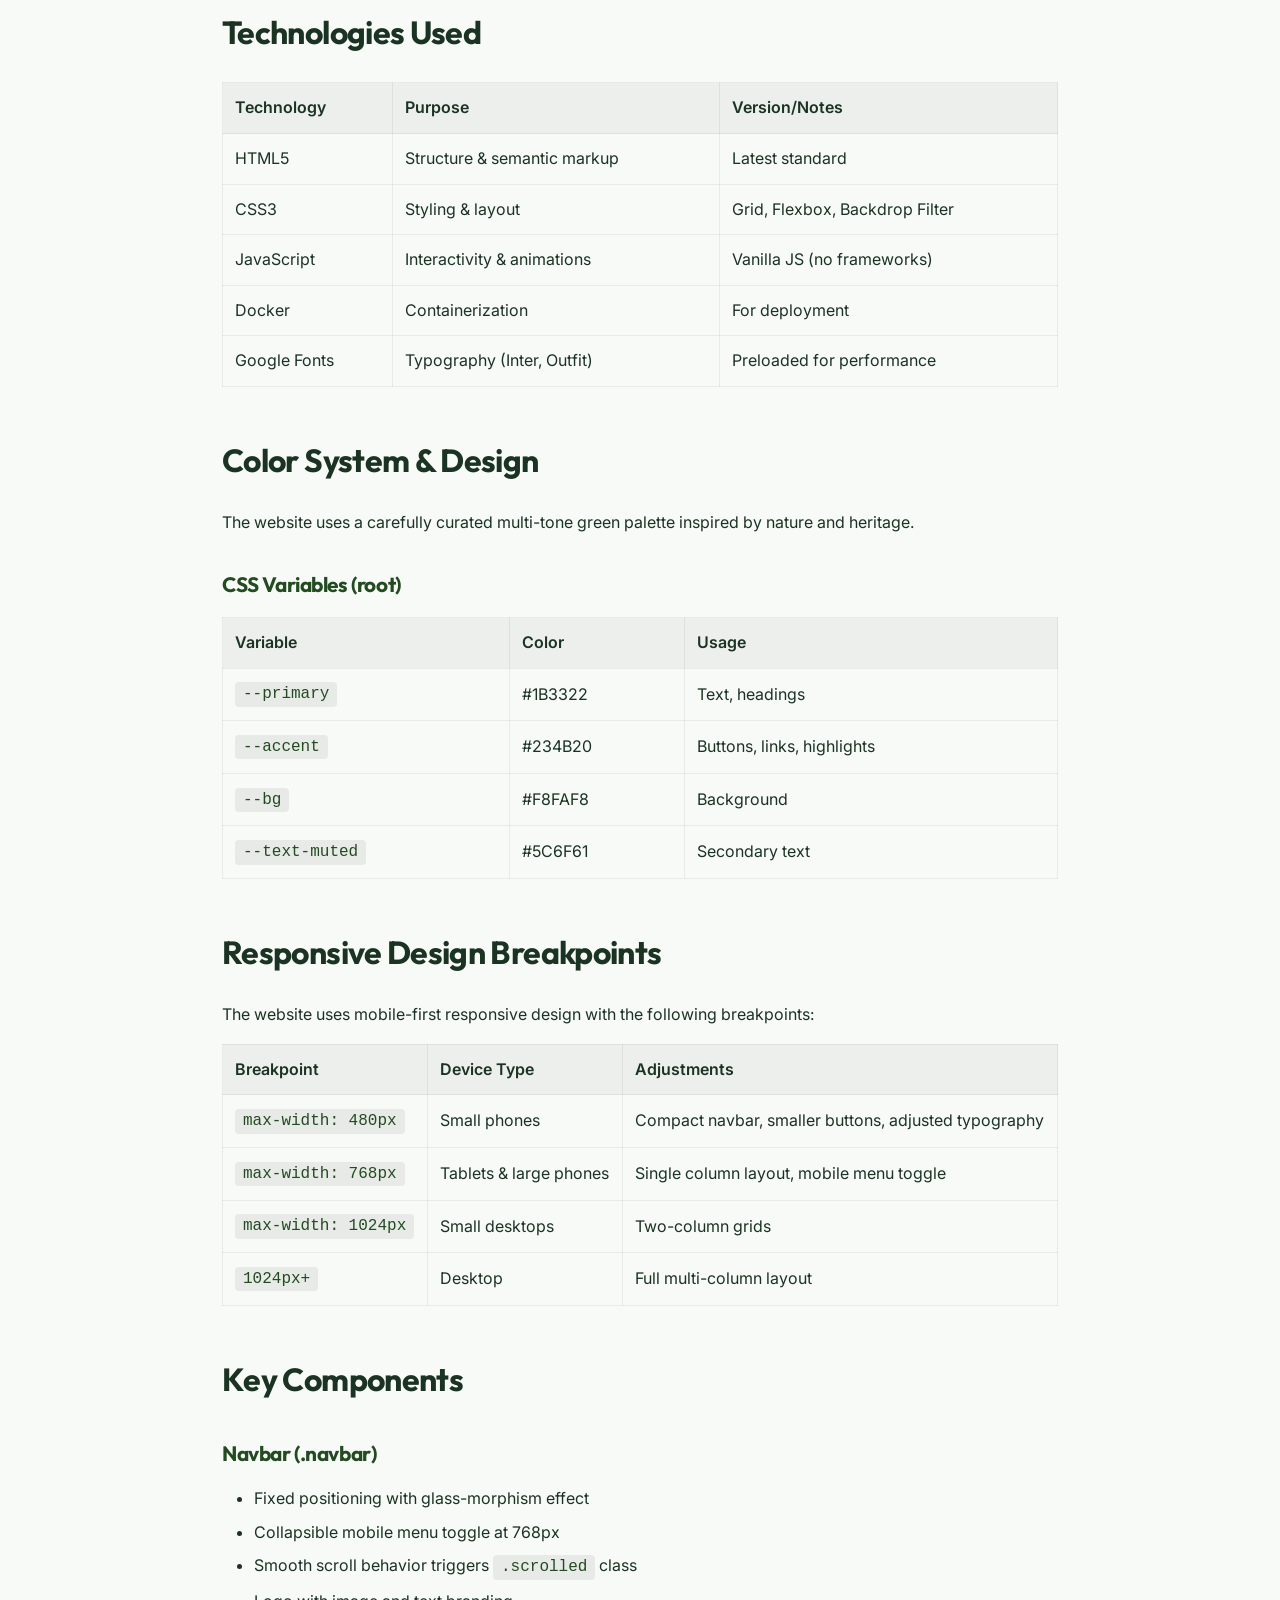
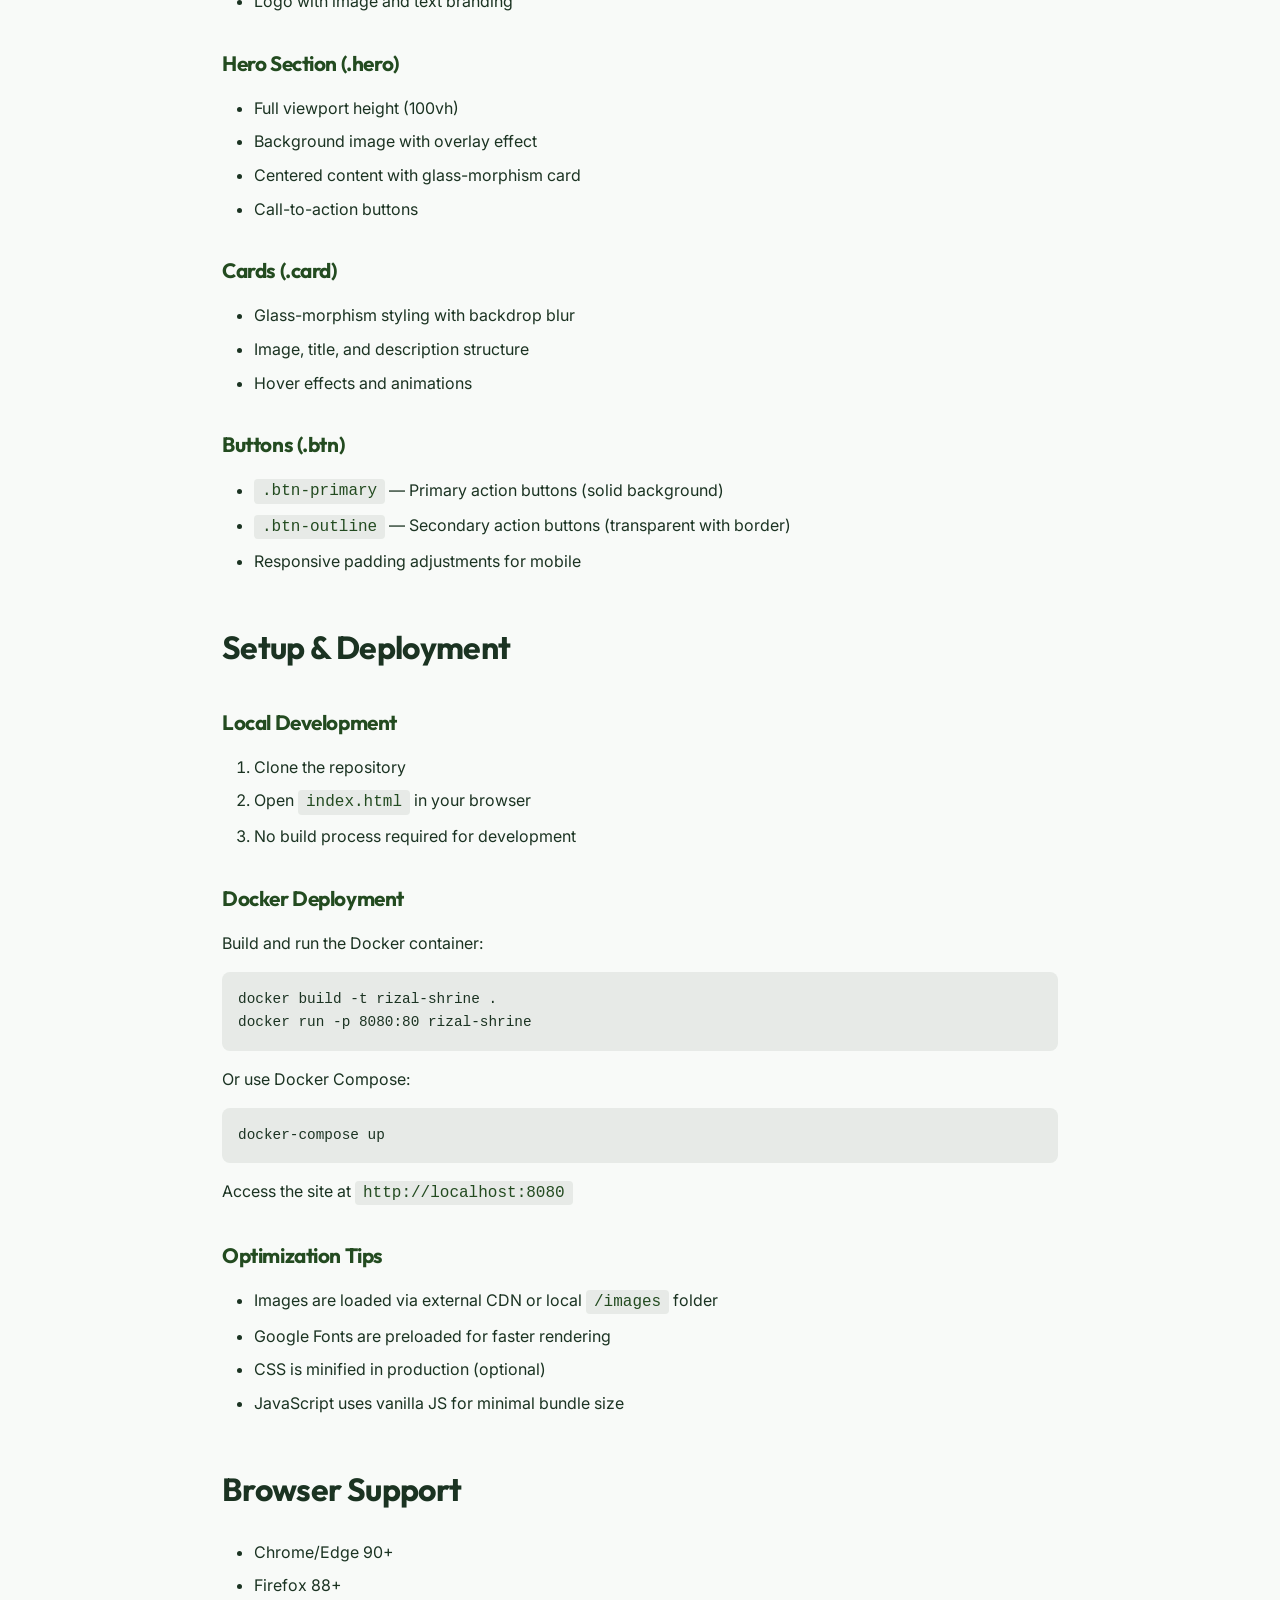
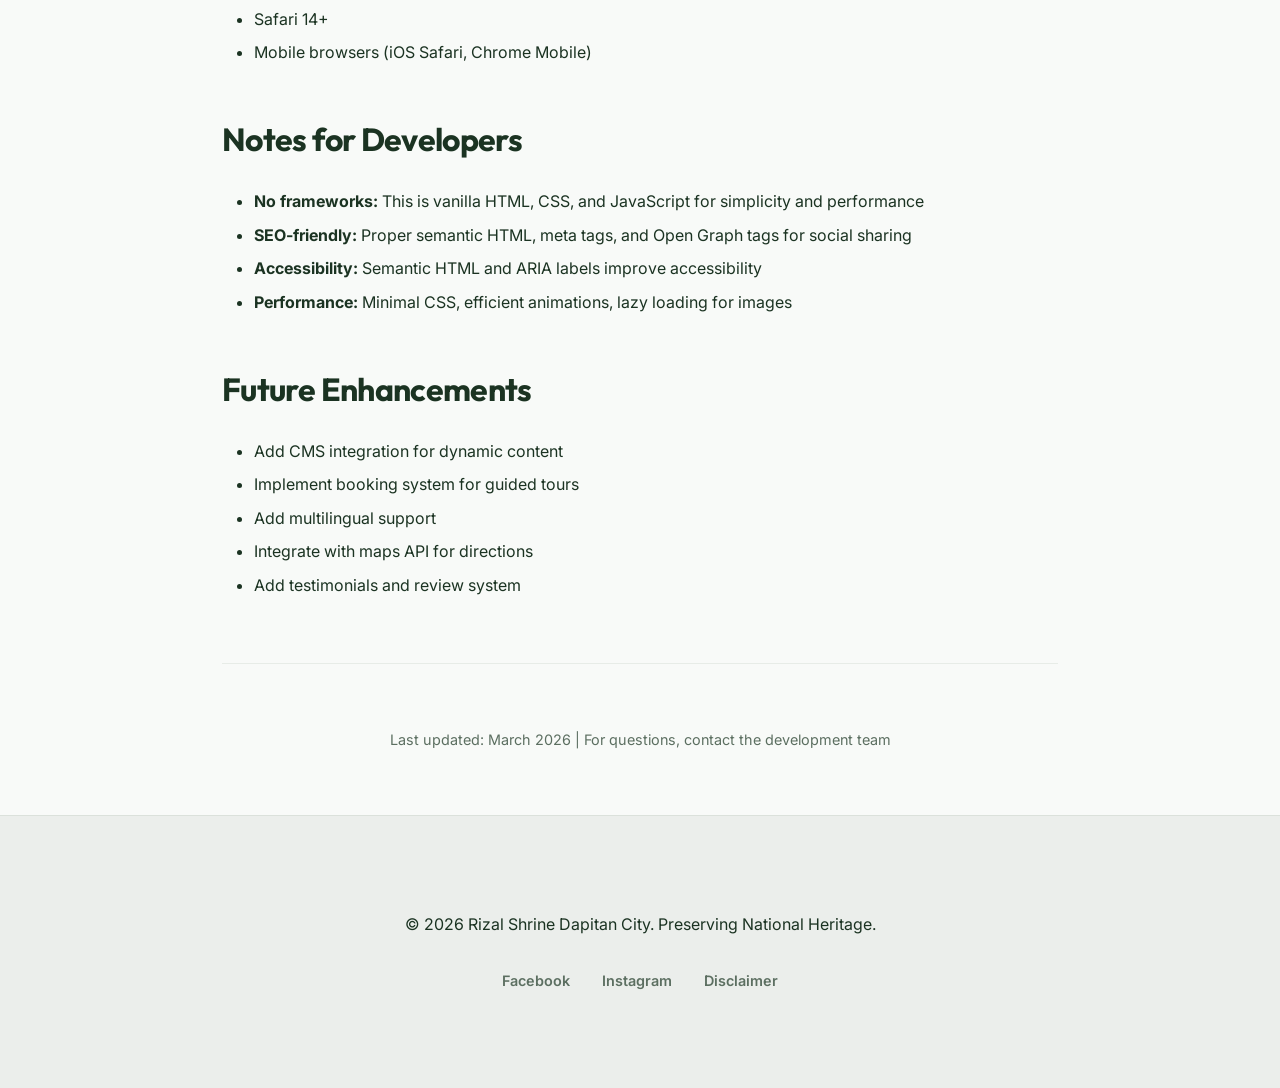
<file: documentation.html>
<!DOCTYPE html>
<html lang="en">
<head>
    <meta charset="UTF-8">
    <meta name="viewport" content="width=device-width, initial-scale=1.0">
    <title>Developer Documentation | Rizal Shrine Dapitan</title>
    <link rel="preconnect" href="https://fonts.googleapis.com">
    <link rel="preconnect" href="https://fonts.gstatic.com" crossorigin>
    <link href="https://fonts.googleapis.com/css2?family=Inter:wght@400;500;600&family=Outfit:wght@400;600;700&display=swap" rel="stylesheet">
    <link rel="icon" type="image/jpeg" href="images/logo_new.jpg">
    <link rel="stylesheet" href="css/style.css">
    <style>
        .doc-content {
            max-width: 900px;
            margin: 0 auto;
            padding: 4rem 2rem;
        }
        .doc-content h2 {
            margin-top: 3rem;
            margin-bottom: 1.5rem;
            font-size: 2rem;
            color: var(--primary);
        }
        .doc-content h3 {
            margin-top: 2rem;
            margin-bottom: 1rem;
            font-size: 1.3rem;
            color: var(--accent);
        }
        .doc-content code {
            background: rgba(27, 51, 34, 0.08);
            padding: 0.2rem 0.5rem;
            border-radius: 4px;
            font-family: 'Courier New', monospace;
            color: var(--accent);
        }
        .doc-content pre {
            background: rgba(27, 51, 34, 0.08);
            padding: 1rem;
            border-radius: 8px;
            overflow-x: auto;
            margin: 1rem 0;
            font-size: 0.9rem;
        }
        .file-tree {
            background: rgba(27, 51, 34, 0.08);
            padding: 1.5rem;
            border-radius: 8px;
            font-family: 'Courier New', monospace;
            margin: 1rem 0;
            font-size: 0.9rem;
        }
        .doc-table {
            width: 100%;
            border-collapse: collapse;
            margin: 1rem 0;
        }
        .doc-table th, .doc-table td {
            border: 1px solid var(--border);
            padding: 0.75rem;
            text-align: left;
        }
        .doc-table th {
            background: rgba(27, 51, 34, 0.05);
            font-weight: 600;
            color: var(--primary);
        }
        .doc-toc {
            background: rgba(27, 51, 34, 0.03);
            padding: 2rem;
            border-radius: 12px;
            margin-bottom: 3rem;
        }
        .doc-toc h3 {
            margin-top: 0;
        }
        .doc-toc ul {
            list-style: none;
            padding: 0;
        }
        .doc-toc li {
            margin: 0.5rem 0;
        }
        .doc-toc a {
            color: var(--accent);
            text-decoration: none;
        }
        .doc-toc a:hover {
            text-decoration: underline;
        }
        ul, ol {
            margin: 1rem 0;
            padding-left: 2rem;
        }
        li {
            margin: 0.5rem 0;
            line-height: 1.6;
        }
    </style>
</head>
<body>
    <nav class="navbar" id="navbar">
        <div class="container">
            <a href="index.html" class="logo">
                <img src="images/logo_new.jpg" alt="Rizal Shrine Logo" class="nav-logo">
                RIZAL SHRINE<span>| Dapitan City</span>
            </a>
            <ul class="nav-links">
                <li><a href="index.html">Home</a></li>
                <li><a href="about.html">About</a></li>
                <li><a href="attractions.html">Attractions</a></li>
                <li><a href="gallery.html">Gallery</a></li>
                <li><a href="trivia.html">Trivia</a></li>
                <li><a href="contact.html">Contact</a></li>
                <li><a href="documentation.html" class="active">Documentation</a></li>
            </ul>
            <div class="menu-toggle" id="menu-toggle">
                <span></span>
                <span></span>
                <span></span>
            </div>
        </div>
    </nav>

    <main class="doc-content" style="margin-top: 120px;">
        <h1>Developer Documentation</h1>
        <p style="font-size: 1.1rem; color: var(--text-muted); margin-bottom: 2rem;">
            Technical guide for understanding and maintaining the Rizal Shrine Dapitan City website.
        </p>

        <!-- Table of Contents -->
        <div class="doc-toc">
            <h3>Quick Navigation</h3>
            <ul>
                <li><a href="#project-overview">Project Overview</a></li>
                <li><a href="#file-structure">File Structure</a></li>
                <li><a href="#technologies">Technologies Used</a></li>
                <li><a href="#color-system">Color System & Design</a></li>
                <li><a href="#responsive-design">Responsive Design</a></li>
                <li><a href="#components">Key Components</a></li>
                <li><a href="#setup-guide">Setup & Deployment</a></li>
            </ul>
        </div>

        <!-- Project Overview -->
        <h2 id="project-overview">Project Overview</h2>
        <p>The Rizal Shrine Dapitan City website is a modern, responsive historical landmark information portal. It showcases the heritage, attractions, and visitor information for the Rizal Shrine located in Dapitan City, Zamboanga del Norte, Philippines.</p>
        
        <h3>Key Features</h3>
        <ul>
            <li>Responsive design optimized for desktop, tablet, and mobile devices</li>
            <li>Modern glass-morphism UI design</li>
            <li>Smooth scroll behavior and animations</li>
            <li>SEO-friendly HTML structure</li>
            <li>Docker support for containerization</li>
        </ul>

        <!-- File Structure -->
        <h2 id="file-structure">File Structure</h2>
        <div class="file-tree">
bayot/
├── index.html              # Homepage
├── about.html              # About Rizal & Shrine
├── attractions.html        # Main attractions page
├── gallery.html            # Photo gallery
├── trivia.html             # Historical trivia
├── contact.html            # Contact & visitor info
├── documentation.html      # This file
├── css/
│   └── style.css           # Main stylesheet
├── js/
│   └── script.js           # JavaScript functionality
├── images/                 # Image assets
├── docker-compose.yml      # Docker configuration
├── Dockerfile              # Container definition
└── README.md               # Project README
        </div>

        <!-- Technologies -->
        <h2 id="technologies">Technologies Used</h2>
        <table class="doc-table">
            <thead>
                <tr>
                    <th>Technology</th>
                    <th>Purpose</th>
                    <th>Version/Notes</th>
                </tr>
            </thead>
            <tbody>
                <tr>
                    <td>HTML5</td>
                    <td>Structure & semantic markup</td>
                    <td>Latest standard</td>
                </tr>
                <tr>
                    <td>CSS3</td>
                    <td>Styling & layout</td>
                    <td>Grid, Flexbox, Backdrop Filter</td>
                </tr>
                <tr>
                    <td>JavaScript</td>
                    <td>Interactivity & animations</td>
                    <td>Vanilla JS (no frameworks)</td>
                </tr>
                <tr>
                    <td>Docker</td>
                    <td>Containerization</td>
                    <td>For deployment</td>
                </tr>
                <tr>
                    <td>Google Fonts</td>
                    <td>Typography (Inter, Outfit)</td>
                    <td>Preloaded for performance</td>
                </tr>
            </tbody>
        </table>

        <!-- Color System -->
        <h2 id="color-system">Color System & Design</h2>
        <p>The website uses a carefully curated multi-tone green palette inspired by nature and heritage.</p>
        
        <h3>CSS Variables (root)</h3>
        <table class="doc-table">
            <thead>
                <tr>
                    <th>Variable</th>
                    <th>Color</th>
                    <th>Usage</th>
                </tr>
            </thead>
            <tbody>
                <tr>
                    <td><code>--primary</code></td>
                    <td>#1B3322</td>
                    <td>Text, headings</td>
                </tr>
                <tr>
                    <td><code>--accent</code></td>
                    <td>#234B20</td>
                    <td>Buttons, links, highlights</td>
                </tr>
                <tr>
                    <td><code>--bg</code></td>
                    <td>#F8FAF8</td>
                    <td>Background</td>
                </tr>
                <tr>
                    <td><code>--text-muted</code></td>
                    <td>#5C6F61</td>
                    <td>Secondary text</td>
                </tr>
            </tbody>
        </table>

        <!-- Responsive Design -->
        <h2 id="responsive-design">Responsive Design Breakpoints</h2>
        <p>The website uses mobile-first responsive design with the following breakpoints:</p>
        <table class="doc-table">
            <thead>
                <tr>
                    <th>Breakpoint</th>
                    <th>Device Type</th>
                    <th>Adjustments</th>
                </tr>
            </thead>
            <tbody>
                <tr>
                    <td><code>max-width: 480px</code></td>
                    <td>Small phones</td>
                    <td>Compact navbar, smaller buttons, adjusted typography</td>
                </tr>
                <tr>
                    <td><code>max-width: 768px</code></td>
                    <td>Tablets & large phones</td>
                    <td>Single column layout, mobile menu toggle</td>
                </tr>
                <tr>
                    <td><code>max-width: 1024px</code></td>
                    <td>Small desktops</td>
                    <td>Two-column grids</td>
                </tr>
                <tr>
                    <td><code>1024px+</code></td>
                    <td>Desktop</td>
                    <td>Full multi-column layout</td>
                </tr>
            </tbody>
        </table>

        <!-- Key Components -->
        <h2 id="components">Key Components</h2>
        
        <h3>Navbar (.navbar)</h3>
        <ul>
            <li>Fixed positioning with glass-morphism effect</li>
            <li>Collapsible mobile menu toggle at 768px</li>
            <li>Smooth scroll behavior triggers <code>.scrolled</code> class</li>
            <li>Logo with image and text branding</li>
        </ul>

        <h3>Hero Section (.hero)</h3>
        <ul>
            <li>Full viewport height (100vh)</li>
            <li>Background image with overlay effect</li>
            <li>Centered content with glass-morphism card</li>
            <li>Call-to-action buttons</li>
        </ul>

        <h3>Cards (.card)</h3>
        <ul>
            <li>Glass-morphism styling with backdrop blur</li>
            <li>Image, title, and description structure</li>
            <li>Hover effects and animations</li>
        </ul>

        <h3>Buttons (.btn)</h3>
        <ul>
            <li><code>.btn-primary</code> — Primary action buttons (solid background)</li>
            <li><code>.btn-outline</code> — Secondary action buttons (transparent with border)</li>
            <li>Responsive padding adjustments for mobile</li>
        </ul>

        <!-- Setup & Deployment -->
        <h2 id="setup-guide">Setup & Deployment</h2>
        
        <h3>Local Development</h3>
        <ol>
            <li>Clone the repository</li>
            <li>Open <code>index.html</code> in your browser</li>
            <li>No build process required for development</li>
        </ol>

        <h3>Docker Deployment</h3>
        <p>Build and run the Docker container:</p>
        <pre>docker build -t rizal-shrine .
docker run -p 8080:80 rizal-shrine</pre>

        <p>Or use Docker Compose:</p>
        <pre>docker-compose up</pre>

        <p>Access the site at <code>http://localhost:8080</code></p>

        <h3>Optimization Tips</h3>
        <ul>
            <li>Images are loaded via external CDN or local <code>/images</code> folder</li>
            <li>Google Fonts are preloaded for faster rendering</li>
            <li>CSS is minified in production (optional)</li>
            <li>JavaScript uses vanilla JS for minimal bundle size</li>
        </ul>

        <h2>Browser Support</h2>
        <ul>
            <li>Chrome/Edge 90+</li>
            <li>Firefox 88+</li>
            <li>Safari 14+</li>
            <li>Mobile browsers (iOS Safari, Chrome Mobile)</li>
        </ul>

        <h2>Notes for Developers</h2>
        <ul>
            <li><strong>No frameworks:</strong> This is vanilla HTML, CSS, and JavaScript for simplicity and performance</li>
            <li><strong>SEO-friendly:</strong> Proper semantic HTML, meta tags, and Open Graph tags for social sharing</li>
            <li><strong>Accessibility:</strong> Semantic HTML and ARIA labels improve accessibility</li>
            <li><strong>Performance:</strong> Minimal CSS, efficient animations, lazy loading for images</li>
        </ul>

        <h2>Future Enhancements</h2>
        <ul>
            <li>Add CMS integration for dynamic content</li>
            <li>Implement booking system for guided tours</li>
            <li>Add multilingual support</li>
            <li>Integrate with maps API for directions</li>
            <li>Add testimonials and review system</li>
        </ul>

        <hr style="margin: 4rem 0; border: none; border-top: 1px solid var(--border);">

        <p style="text-align: center; color: var(--text-muted); font-size: 0.9rem;">
            Last updated: March 2026 | For questions, contact the development team
        </p>
    </main>

    <footer class="footer">
        <div class="container text-center">
            <p>&copy; 2026 Rizal Shrine Dapitan City. Preserving National Heritage.</p>
            <div class="social-links">
                <a href="#">Facebook</a>
                <a href="#">Instagram</a>
                <a href="disclaimer.html">Disclaimer</a>
            </div>
        </div>
    </footer>

    <script src="js/script.js"></script>
</body>
</html>
</file>
<file: css/style.css>
:root {
    /* Multi-tone Modern Green Palette */
    --primary: #1B3322; /* Deep Obsidian Green (for text/headings) */
    --accent: #234B20; /* Forest Green (for primary buttons/links) */
    --accent-light: #3D6B39;
    --accent-vibrant: #4CAF50;
    --heritage-brown: #2D1E12; /* Secondary Heritage Brown */
    --bg-sage: #F1F4F1; /* Soft Sage Background */
    --bg: #F8FAF8; /* Clean Off-White Green Tint */
    --text: #1B3322;
    --text-muted: #5C6F61;
    --border: rgba(35, 75, 32, 0.08); /* Green tinted border */
    --glass: rgba(255, 255, 255, 0.88);
    --glass-blur: blur(28px);
    --radius: 28px;
    --shadow: 0 10px 40px rgba(27, 51, 34, 0.06);
    --transition: all 0.5s cubic-bezier(0.4, 0, 0.2, 1);
}

/* Base Styles */
html {
    scroll-behavior: smooth;
}

* {
    margin: 0;
    padding: 0;
    box-sizing: border-box;
    -webkit-font-smoothing: antialiased;
}

body {
    font-family: 'Inter', sans-serif;
    color: var(--text);
    background-color: var(--bg);
    /* Organic Green Layering */
    background: radial-gradient(circle at 0% 0%, #D8E6D8 0%, transparent 40%),
                radial-gradient(circle at 100% 100%, #EFEDE9 0%, transparent 40%),
                var(--bg);
    background-attachment: fixed;
    line-height: 1.6;
    overflow-x: hidden;
}

h1, h2, h3, .logo {
    font-family: 'Outfit', sans-serif;
    font-weight: 700;
    letter-spacing: -0.02em;
}

a {
    transition: var(--transition);
    color: inherit;
    text-decoration: none;
}

/* Glass Utility */
.glass {
    background: var(--glass);
    backdrop-filter: var(--glass-blur);
    -webkit-backdrop-filter: var(--glass-blur);
    border: 1px solid var(--border);
    box-shadow: var(--shadow);
}

/* Navbar */
.navbar {
    position: fixed;
    top: 20px;
    left: 50%;
    transform: translateX(-50%);
    width: 90%;
    max-width: 1200px;
    z-index: 1000;
    padding: 1rem 2rem;
    border-radius: 50px;
    transition: var(--transition);
    /* Modern floating glass navbar */
    background: rgba(255, 255, 255, 0.4);
    backdrop-filter: blur(12px);
    border: 1px solid rgba(255, 255, 255, 0.3);
    box-shadow: 0 4px 30px rgba(0, 0, 0, 0.05);
}

.navbar.scrolled {
    background: rgba(255, 255, 255, 0.82);
    top: 10px;
    box-shadow: 0 10px 40px rgba(0, 0, 0, 0.1);
}

.navbar .container {
    display: flex;
    justify-content: space-between;
    align-items: center;
    width: 100%;
    margin: 0;
    padding: 0;
}

.logo {
    font-size: 1.5rem;
    display: flex;
    align-items: center;
    gap: 0.75rem;
    color: var(--primary);
    white-space: nowrap;
}

.nav-logo {
    height: 36px;
    width: 36px;
    border-radius: 50%;
    object-fit: cover;
}

.nav-links {
    display: flex;
    gap: 2.5rem;
    list-style: none;
}

.nav-links a {
    font-size: 0.9375rem;
    font-weight: 600;
    color: var(--primary);
}

.logo span {
    font-weight: 400;
    color: var(--accent);
}

.nav-links a:hover, .nav-links a.active {
    color: var(--accent);
}

/* Mobile Menu Toggle */
.menu-toggle {
    display: none;
    flex-direction: column;
    gap: 6px;
    cursor: pointer;
    z-index: 1001;
}

.menu-toggle span {
    display: block;
    width: 28px;
    height: 3px;
    background: var(--primary);
    border-radius: 4px;
    transition: var(--transition);
}

/* Hero */
.hero {
    height: 100vh;
    display: flex;
    align-items: center;
    justify-content: center;
    text-align: center;
    padding: 0 2rem;
    position: relative;
    overflow: hidden;
    background-size: cover;
    background-position: center;
    background-repeat: no-repeat;
}

.hero-overlay {
    position: absolute;
    top: 0; left: 0; width: 100%; height: 100%;
    /* Strong Glass Effect */
    background: rgba(255, 255, 255, 0.15);
    backdrop-filter: blur(12px) saturate(160%);
    -webkit-backdrop-filter: blur(12px) saturate(160%);
    z-index: 0;
}

.hero-content {
    position: relative;
    max-width: 900px;
    z-index: 1;
    background: rgba(255, 255, 255, 0.1);
    backdrop-filter: blur(12px);
    padding: 4.5rem;
    border-radius: var(--radius);
    border: 1px solid rgba(255, 255, 255, 0.1);
    color: white; /* Ensure base color is white */
    margin-top: 120px;
}

.eyebrow {
    display: inline-block;
    font-weight: 600;
    font-size: 0.875rem;
    text-transform: uppercase;
    letter-spacing: 0.35em;
    color: rgb(15, 15, 15);
    margin-bottom: 2rem;
    padding: 0.75rem 1.5rem;
}

h1 {
    font-size: clamp(3rem, 10vw, 5.5rem);
    margin-bottom: 2rem;
    line-height: 1;
    color: white;
}

.hero p {
    font-size: 1.25rem;
    color: rgba(255, 255, 255, 0.8);
    margin-bottom: 3rem;
}

.hero-actions {
    display: flex;
    gap: 1.5rem;
    justify-content: center;
    padding: 2rem;
}

/* Buttons */
.btn {
    padding: 1.1rem 2.8rem;
    border-radius: 50px;
    font-weight: 600;
    font-size: 1rem;
    display: inline-flex;
    align-items: center;
    gap: 0.75rem;
    cursor: pointer;
    border: none;
    transition: var(--transition);
}

.btn-primary {
    background: var(--accent);
    color: white;
}

.btn-primary:hover {
    background: var(--accent-light);
    transform: translateY(-4px);
    box-shadow: 0 15px 30px rgba(46, 90, 39, 0.15);
}

.btn-outline {
    background: rgba(255, 255, 255, 0.4);
    backdrop-filter: blur(4px);
    border: 1px solid var(--border);
    color: var(--primary);
}

.btn-outline:hover {
    background: white;
    border-color: var(--primary);
    transform: translateY(-4px);
}

/* Base Utility */
.section {
    padding: 140px 0;
}

.container {
    max-width: 1200px;
    margin: 0 auto;
    padding: 0 2rem;
}

.section-title {
    font-size: 3.5rem;
    margin-bottom: 4rem;
    line-height: 1.1;
    color: var(--primary);
}

.text-center { text-align: center; }

/* Grid System */
.grid {
    display: grid;
    gap: 4rem;
}

@media (min-width: 1024px) {
    .grid-2 { grid-template-columns: 1fr 1fr; }
    .grid-3 { grid-template-columns: repeat(3, 1fr); }
}

/* Landmarks & Cards */
.landmark-grid {
    display: grid;
    grid-template-columns: repeat(auto-fit, minmax(320px, 1fr));
    gap: 3rem;
}

.card {
    background: rgba(255, 255, 255, 0.6);
    backdrop-filter: blur(12px);
    border-radius: var(--radius);
    overflow: hidden;
    transition: var(--transition);
    border: 1px solid rgba(255, 255, 255, 0.3);
}

.card:hover {
    transform: translateY(-12px);
    background: rgba(255, 255, 255, 0.8);
    box-shadow: 0 30px 60px rgba(0, 0, 0, 0.08);
}

.card-image {
    aspect-ratio: 16 / 10;
    overflow: hidden;
}

.card-image img {
    width: 100%;
    height: 100%;
    object-fit: cover;
    transition: transform 0.7s ease;
}

.card:hover .card-image img {
    transform: scale(1.05);
}

.card-content {
    padding: 2rem;
}

.card-content h3 {
    font-size: 1.5rem;
    margin-bottom: 0.75rem;
}

.card-content p {
    color: var(--text-muted);
    font-size: 0.95rem;
}

/* History Section */
.history {
    background: #FAFBFA;
}

.image-wrapper {
    position: relative;
    border-radius: var(--radius);
    overflow: hidden;
    box-shadow: 0 30px 60px rgba(0,0,0,0.1);
    aspect-ratio: 16 / 10;
}

.img-responsive {
    width: 100%;
    height: 100%;
    object-fit: cover;
    display: block;
}

/* Stats Dashboard */
.stat-card {
    background: rgba(255, 255, 255, 0.7);
    backdrop-filter: blur(20px);
    padding: 4rem 2rem;
    border-radius: var(--radius);
    border: 1px solid rgba(255, 255, 255, 0.4);
    box-shadow: var(--shadow);
    transition: var(--transition);
    position: relative;
    overflow: hidden;
}

.stat-card::before {
    content: '';
    position: absolute;
    top: 0; left: 0; width: 100%; height: 6px;
    background: linear-gradient(to right, var(--accent), var(--accent-light));
}

.stat-card:hover {
    transform: translateY(-10px);
    background: white;
    box-shadow: 0 40px 80px rgba(0,0,0,0.06);
}

.stat-number {
    font-size: 5rem;
    font-weight: 700;
    line-height: 1;
    margin-bottom: 1rem;
    background: linear-gradient(135deg, var(--primary) 0%, var(--accent) 100%);
    -webkit-background-clip: text;
    background-clip: text;
    -webkit-text-fill-color: transparent;
    display: block;
}

.stat-label {
    font-size: 0.875rem;
    font-weight: 600;
    text-transform: uppercase;
    letter-spacing: 0.25em;
    color: var(--text-muted);
}

/* Footer */
.footer {
    padding: 6rem 0;
    background: #EBEEEB;
    border-top: 1px solid var(--border);
}

.social-links {
    display: flex;
    justify-content: center;
    gap: 2rem;
    margin-top: 2rem;
}

.social-links a {
    color: var(--text-muted);
    font-size: 0.9rem;
    font-weight: 600;
}

.social-links a:hover {
    color: var(--primary);
}

/* Internal Page Heros */
.hero-small {
    height: 50vh;
    min-height: 400px;
    color: white;
    border-radius: 0 0 var(--radius) var(--radius);
    margin-bottom: -40px;
    z-index: 0;
    display: flex;
    align-items: center;
    justify-content: center;
}

.hero-small h1 {
    color: white;
}

.hero-small p {
    color: rgba(255, 255, 255, 0.7);
}

.hero-small .hero-content {
    background: rgba(255, 255, 255, 0.05);
    border-color: rgba(255, 255, 255, 0.1);
}

/* Gallery Grid */
.gallery-container {
    padding-top: 100px;
    padding-bottom: 100px;
}

.gallery-grid {
    display: grid;
    grid-template-columns: repeat(auto-fill, minmax(380px, 1fr));
    gap: 1rem;
}

.gallery-item {
    position: relative;
    overflow: hidden;
    aspect-ratio: 16/10;
    border-radius: var(--radius);
    cursor: pointer;
    box-shadow: 0 4px 20px rgba(0,0,0,0.05);
    transition: var(--transition);
}

.gallery-item:hover {
    transform: translateY(-8px);
    box-shadow: 0 20px 40px rgba(27, 51, 34, 0.12);
}

.gallery-item img {
    width: 100%;
    height: 100%;
    object-fit: cover;
    transition: transform 1.2s cubic-bezier(0.2, 1, 0.3, 1);
}

.gallery-item:hover img {
    transform: scale(1.1) rotate(1deg);
}

.gallery-item .overlay {
    position: absolute;
    inset: 0;
    display: flex;
    align-items: flex-end;
    padding: 2.5rem;
    background: linear-gradient(to top, rgba(27, 51, 34, 0.8), transparent 60%);
    color: white;
    opacity: 0;
    transition: all 0.5s cubic-bezier(0.4, 0, 0.2, 1);
}

.gallery-item:hover .overlay {
    opacity: 1;
}


.gallery-item .overlay h4 {
    transform: translateY(20px);
    transition: all 0.5s 0.1s cubic-bezier(0.4, 0, 0.2, 1);
}

.gallery-item:hover .overlay h4 {
    transform: translateY(0);
}

.contact-section {
    position: relative;
    padding-top: 140px;
    padding-bottom: 140px;
    background-size: cover;
    background-position: center;
    background-attachment: fixed;
    overflow: hidden;
}

.contact-container {
    position: relative;
    z-index: 1;
    display: grid;
    grid-template-columns: 1fr 1.2fr;
    gap: 6rem;
    align-items: center;
}

.contact-form {
    background: rgba(255, 255, 255, 0.45);
    backdrop-filter: blur(28px) saturate(180%);
    -webkit-backdrop-filter: blur(28px) saturate(180%);
    padding: 3.5rem;
    border-radius: var(--radius);
    border: 1px solid rgba(255, 255, 255, 0.4);
    box-shadow: 0 40px 100px rgba(0, 0, 0, 0.1);
}


.form-group {
    margin-bottom: 2rem;
    display: flex;
    flex-direction: column;
    gap: 0.5rem;
}

.form-group label {
    font-weight: 600;
    font-size: 0.85rem;
    color: var(--accent);
}

.form-group input, .form-group textarea {
    padding: 1.1rem 1.4rem;
    background: rgba(255, 255, 255, 0.4);
    backdrop-filter: blur(8px);
    border: 1px solid rgba(255, 255, 255, 0.3);
    border-radius: 12px;
    width: 100%;
    color: var(--primary);
    font-family: inherit;
    transition: var(--transition);
}

.form-row {
    display: grid;
    grid-template-columns: 1fr 1fr;
    gap: 1.5rem;
}

@media (max-width: 640px) {
    .form-row {
        grid-template-columns: 1fr;
        gap: 0;
    }
}

.form-group input:focus, .form-group textarea:focus {
    background: rgba(255, 255, 255, 0.8);
    border-color: var(--accent);
    box-shadow: 0 0 20px rgba(76, 175, 80, 0.15);
    outline: none;
}


/* Utilities */
.lead {
    font-size: 1.4rem;
    font-weight: 500;
    color: var(--primary);
    margin-bottom: 2rem;
}

.rounded { border-radius: var(--radius); }
.active { color: var(--accent) !important; }

/* Responsive adjustments */
@media (max-width: 1024px) {
    .contact-container { grid-template-columns: 1fr; gap: 4rem; }
    .grid-3 { grid-template-columns: repeat(2, 1fr); }
}

@media (max-width: 768px) {
    :root {
        --radius: 20px;
    }

    .section { padding: 70px 0; }

    .section-title {
        font-size: 2.5rem;
        margin-bottom: 2.5rem;
    }

    .hero-content {
        padding: 3rem 1.5rem;
        width: 100%;
        margin-top: 90px;
    }

    h1 {
        font-size: 3.5rem;
    }

    .hero p {
        font-size: 1.1rem;
    }

    .hero-actions { 
        flex-direction: column;
        width: 100%;
    }

    .btn { 
        width: 100%; 
        justify-content: center; 
        padding: 1rem 2rem;
    }

    /* Mobile Navbar */
    .menu-toggle {
        display: flex;
    }

    .nav-links {
        position: absolute;
        top: 100%;
        left: 0;
        right: 0;
        background: rgba(255, 255, 255, 0.98);
        backdrop-filter: blur(20px);
        flex-direction: column;
        padding: 2.5rem;
        gap: 1.5rem;
        border-radius: 24px;
        margin-top: 1rem;
        box-shadow: 0 20px 40px rgba(0,0,0,0.1);
        border: 1px solid rgba(0,0,0,0.05);
        opacity: 0;
        visibility: hidden;
        transform: translateY(10px);
        transition: var(--transition);
        text-align: center;
    }

    .navbar.mobile-active .nav-links {
        opacity: 1;
        visibility: visible;
        transform: translateY(0);
    }

    /* Menu Toggle Animation */
    .navbar.mobile-active .menu-toggle span:nth-child(1) {
        transform: translateY(9px) rotate(45deg);
    }
    .navbar.mobile-active .menu-toggle span:nth-child(2) {
        opacity: 0;
    }
    .navbar.mobile-active .menu-toggle span:nth-child(3) {
        transform: translateY(-9px) rotate(-45deg);
    }

    .logo {
        font-size: 0.95rem;
    }

    .logo span {
        font-size: 0.85rem;
    }

    .eyebrow {
        font-size: 0.8rem;
        padding: 0.6rem 1.2rem;
    }

    .grid-2, .grid-3 {
        grid-template-columns: 1fr;
        gap: 2.5rem;
    }

    .stat-card {
        padding: 3rem 1.5rem;
    }

    .stat-number {
        font-size: 3.5rem;
    }

    .contact-form {
        padding: 2rem;
    }

    .gallery-grid {
        grid-template-columns: 1fr;
    }
}

@media (max-width: 480px) {
    h1 {
        font-size: 2.75rem;
    }

    .section-title {
        font-size: 2.2rem;
    }

    .navbar {
        width: 95%;
        padding: 0.6rem 1rem;
        top: 8px;
    }

    .logo {
        font-size: 0.9rem;
        gap: 0.4rem;
    }

    .logo span {
        font-size: 0.75rem;
    }

    .nav-logo {
        height: 26px;
        width: 26px;
    }

    .nav-links {
        gap: 1rem;
    }

    .nav-links a {
        font-size: 0.85rem;
    }

    .menu-toggle span {
        width: 24px;
        height: 2.5px;
    }

    .hero-content {
        margin-top: 80px;
    }

    .btn {
        font-size: 0.9rem;
        padding: 0.8rem 1.5rem;
    }

    .eyebrow {
        font-size: 0.75rem;
        padding: 0.5rem 1rem;
        letter-spacing: 0.2em;
    }
}

/* --- Global Animation System --- */

/* Reveal Core */
.reveal {
    opacity: 0;
    transition: all 1s cubic-bezier(0.2, 1, 0.3, 1);
    will-change: transform, opacity;
}

.reveal-up { transform: translateY(40px); }
.reveal-down { transform: translateY(-40px); }
.reveal-left { transform: translateX(40px); }
.reveal-right { transform: translateX(-40px); }
.reveal-scale { transform: scale(0.9); }

.revealed {
    opacity: 1 !important;
    transform: translate(0) scale(1) !important;
}

/* Staggered Children Logic */
.stagger > * {
    opacity: 0;
    transform: translateY(20px);
    transition: all 0.8s cubic-bezier(0.2, 1, 0.3, 1);
}

.stagger.revealed > * {
    opacity: 1;
    transform: translateY(0);
}

.stagger.revealed > *:nth-child(1) { transition-delay: 0.1s; }
.stagger.revealed > *:nth-child(2) { transition-delay: 0.2s; }
.stagger.revealed > *:nth-child(3) { transition-delay: 0.3s; }
.stagger.revealed > *:nth-child(4) { transition-delay: 0.4s; }
.stagger.revealed > *:nth-child(5) { transition-delay: 0.5s; }

/* Hero Entrance Animations */
@keyframes heroFadeIn {
    from { opacity: 0; transform: translateY(30px); filter: blur(10px); }
    to { opacity: 1; transform: translateY(0); filter: blur(0); }
}

@keyframes heroContentShift {
    from { transform: scale(1.1); }
    to { transform: scale(1); }
}

.hero-content > * {
    animation: heroFadeIn 1.2s cubic-bezier(0.2, 1, 0.3, 1) both;
}

.hero-content .eyebrow { animation-delay: 0.2s; }
.hero-content h1 { animation-delay: 0.4s; }
.hero-content p { animation-delay: 0.6s; }
.hero-content .hero-actions { animation-delay: 0.8s; }

.hero {
    overflow: hidden;
}

.hero-overlay {
    animation: heroContentShift 3s ease-out;
}

/* Interactive Navigation Underline */
.nav-links a {
    position: relative;
    padding-bottom: 4px;
}

.nav-links a::after {
    content: '';
    position: absolute;
    bottom: 0;
    left: 0;
    width: 0;
    height: 2px;
    background: var(--accent);
    transition: width 0.4s cubic-bezier(0.2, 1, 0.3, 1);
}

.nav-links a:hover::after,
.nav-links a.active::after {
    width: 100%;
}

/* Hover Improvements for Cards */
.card {
    transition: all 0.5s cubic-bezier(0.2, 1, 0.3, 1);
    border: 1px solid rgba(255, 255, 255, 0.3);
}

.card:hover {
    border-color: var(--accent);
    transform: translateY(-12px) scale(1.02);
}

.card:hover .card-image img {
    transform: scale(1.1);
}

/* Glass Float Animation */
.glass-float {
    animation: float 6s ease-in-out infinite;
}

@keyframes float {
    0%, 100% { transform: translateY(0); }
    50% { transform: translateY(-15px); }
}

/* Lightbox Styles Refined */
.lightbox {
    position: fixed;
    top: 0;
    left: 0;
    width: 100%;
    height: 100%;
    background: rgba(0, 0, 0, 0); /* Start transparent */
    backdrop-filter: blur(0px) saturate(100%); /* Start without blur */
    -webkit-backdrop-filter: blur(0px) saturate(100%);
    z-index: 2000;
    display: flex; /* Always flex but invisible */
    visibility: hidden;
    opacity: 0;
    align-items: center;
    justify-content: center;
    padding: 2rem;
    transition: all 0.6s cubic-bezier(0.4, 0, 0.2, 1);
    pointer-events: none;
}

.lightbox.active {
    background: rgba(0, 0, 0, 0.92);
    backdrop-filter: blur(24px) saturate(180%);
    -webkit-backdrop-filter: blur(24px) saturate(180%);
    visibility: visible;
    opacity: 1;
    pointer-events: auto;
}

.lightbox-content {
    position: relative;
    max-width: 90%;
    max-height: 85vh;
    display: flex;
    flex-direction: column;
    align-items: center;
    gap: 1.5rem;
    perspective: 1000px;
}

.lightbox-caption {
    color: white;
    font-size: 1.75rem;
    font-family: 'Outfit', sans-serif;
    text-align: center;
    opacity: 0;
    transform: translateY(-20px);
    transition: all 0.5s 0.2s cubic-bezier(0.4, 0, 0.2, 1);
}

.lightbox.active .lightbox-caption {
    opacity: 1;
    transform: translateY(0);
}

.lightbox-img {
    max-width: 100%;
    max-height: 70vh;
    object-fit: contain;
    border-radius: 16px;
    box-shadow: 0 40px 100px rgba(0,0,0,0.8);
    background: rgba(255,255,255,0.02);
    transform: scale(0.9) translateZ(-50px);
    opacity: 0;
    transition: all 0.6s 0.1s cubic-bezier(0.34, 1.56, 0.64, 1); /* Custom elastic bounce-back */
}

.lightbox.active .lightbox-img {
    transform: scale(1) translateZ(0);
    opacity: 1;
}

.lightbox-close {
    position: absolute;
    top: 3rem;
    right: 3rem;
    color: white;
    font-size: 3rem;
    cursor: pointer;
    line-height: 1;
    opacity: 0;
    transform: scale(0.5) rotate(90deg);
    transition: all 0.5s 0.4s cubic-bezier(0.4, 0, 0.2, 1);
    z-index: 2001;
}

.lightbox.active .lightbox-close {
    opacity: 0.7;
    transform: scale(1) rotate(0deg);
}

.lightbox-close:hover {
    transform: scale(1.1);
    opacity: 1;
    color: var(--accent-vibrant);
    filter: drop-shadow(0 0 15px rgba(76, 175, 80, 0.6));
}

body.lightbox-open {
    overflow: hidden;
}
</file>
